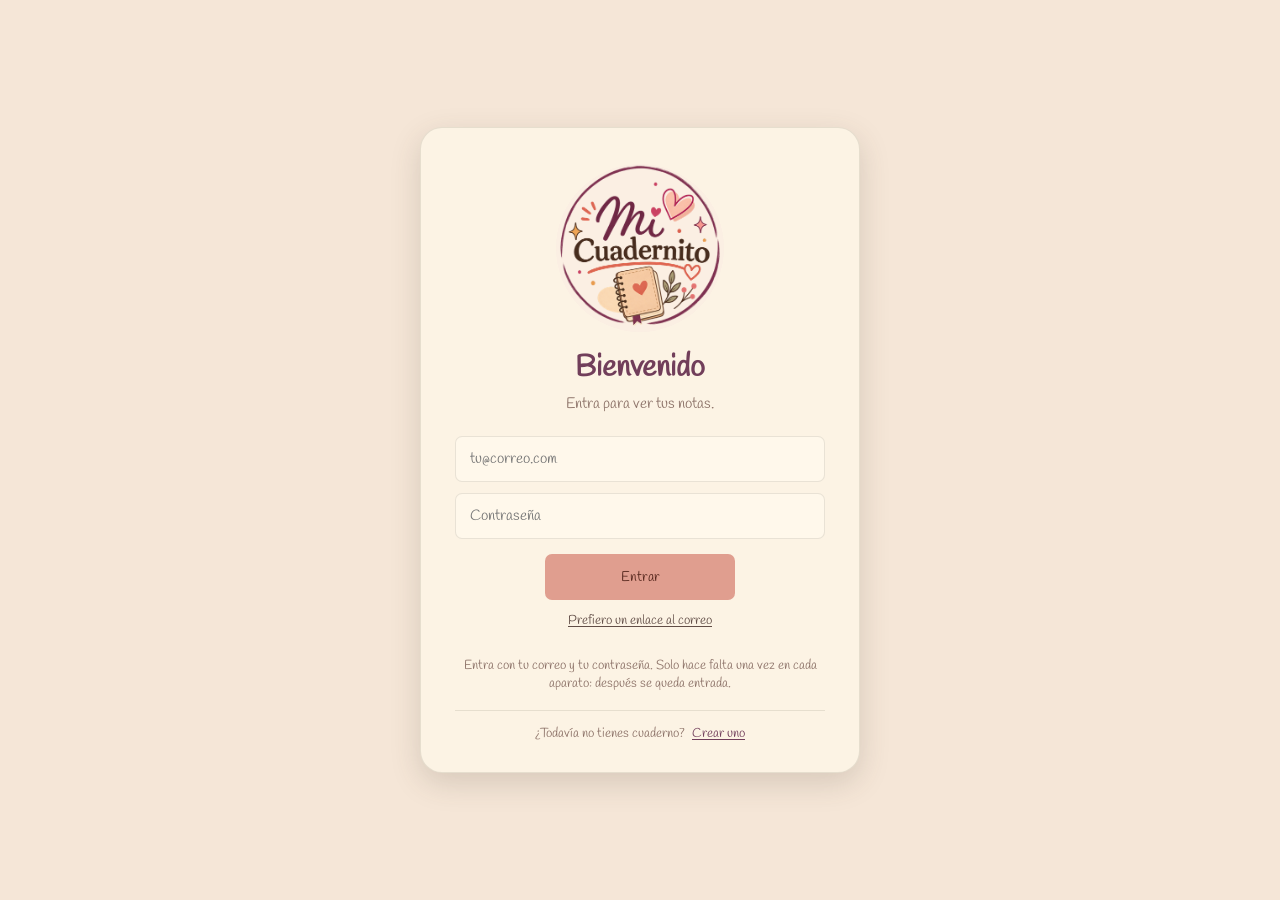
<file: index.html>
<!DOCTYPE html>
<html lang="es">
<head>
    <meta charset="UTF-8">
    <meta name="viewport" content="width=device-width, initial-scale=1.0">
    <title>Mi Cuadernito</title>

    <link rel="icon" type="image/png" href="img/favicon-64.png">
    <link rel="preconnect" href="https://fonts.googleapis.com">
    <link rel="preconnect" href="https://fonts.gstatic.com" crossorigin>
    <link href="https://fonts.googleapis.com/css2?family=Handlee&display=swap" rel="stylesheet">
    <link rel="stylesheet" href="style.css">
<script src="config.js"></script>
<script>
// Puerta de entrada. Se decide aquí, con lo que haya guardado en el aparato,
// sin preguntarle a nadie: así también se entra sin internet. Si el token
// resultara estar caducado, nube.js lo descubre luego y vuelve a cerrar.
(function () {
    var hayNube = window.CONFIG_NUBE && window.CONFIG_NUBE.url && window.CONFIG_NUBE.clave;
    var haySesion = false;
    var ajustes = {};
    try {
        haySesion = Boolean(localStorage.getItem("mi-cuadernito-sesion"));
        ajustes = JSON.parse(localStorage.getItem("mi-cuadernito-settings") || "{}");
    } catch (error) {
        /* navegador sin almacenamiento: se queda en la pantalla de entrar */
    }
    if (hayNube && !haySesion) document.documentElement.classList.add("sin-entrar");
    // El tema se aplica al final del guion principal; sin esto, quien tenga el
    // modo oscuro ve un destello blanco antes de que llegue.
    if (ajustes.darkMode) document.documentElement.style.background = "#1E1619";
})();
</script>
</head>

<body>

<!-- PANTALLA DE ENTRADA. Es lo único que se ve hasta que hay sesión; el CSS
     esconde todo lo demás mientras <html> lleve la clase sin-entrar. -->
<div class="pantalla-entrada" id="pantallaEntrada">

    <div class="entrada-caja">

        <img class="entrada-logo" src="img/logo-400.png" alt="" width="132" height="132" decoding="async">

        <!-- "Mi Cuadernito" ya lo dice el logo justo encima -->
        <h1 id="entradaTitulo">Bienvenido</h1>
        <p class="entrada-sub" id="entradaSub">Entra para ver tus notas.</p>

        <form class="cuenta-form" id="cuentaForm">
            <!-- autocomplete en condiciones para que el navegador ofrezca
                 guardar la contraseña: así solo se escribe la primera vez -->
            <input id="cuentaCorreo" type="email" autocomplete="username" inputmode="email"
                   placeholder="tu@correo.com" aria-label="Tu correo" required>
            <input id="cuentaClave" type="password" autocomplete="current-password"
                   placeholder="Contraseña" aria-label="Contraseña">
            <div class="cuenta-form-botones">
                <button type="submit" id="cuentaEntrar">Entrar</button>
                <button type="button" id="cuentaEnlace">Prefiero un enlace al correo</button>
            </div>
        </form>

        <p class="custom-hint" id="cuentaPista">Entra con tu correo y tu contraseña. Solo hace falta una vez en cada aparato: después se queda entrada.</p>

        <!-- El mismo formulario sirve para entrar y para crear cuenta: los dos
             piden lo mismo, y dos formularios distintos solo darían ocasión de
             escribir en el que no era. -->
        <p class="entrada-cambio">
            <span id="entradaPregunta">¿Todavía no tienes cuaderno?</span>
            <button type="button" id="cambiarModo">Crear uno</button>
        </p>

    </div>

</div>

<div class="app">

    <!-- ================= SIDEBAR ================= -->

    <aside class="sidebar">

        <div class="logo">

            <!-- Nube de fondo: círculos superpuestos con el mismo relleno, que
                 se funden en una sola silueta. Toma el color de --logo-halo. -->
            <!-- Nube redonda y sutil: sigue la forma circular del logo. Dieciséis
                 bultos pequeños y muy solapados sobre un cuerpo central, de modo
                 que el contorno ondula de forma fina y queda casi al ras del
                 logo. Con menos bultos y más grandes parecía una flor. -->
            <svg class="logo-cloud" viewBox="0 0 230 230" aria-hidden="true" focusable="false">
                <g fill="currentColor">
                    <circle cx="115" cy="115" r="100"/>
                    <circle cx="199" cy="115" r="26"/>
                    <circle cx="193" cy="147" r="24"/>
                    <circle cx="174" cy="174" r="27"/>
                    <circle cx="147" cy="193" r="25"/>
                    <circle cx="115" cy="199" r="26"/>
                    <circle cx="83" cy="193" r="24"/>
                    <circle cx="56" cy="174" r="27"/>
                    <circle cx="37" cy="147" r="25"/>
                    <circle cx="31" cy="115" r="26"/>
                    <circle cx="37" cy="83" r="24"/>
                    <circle cx="56" cy="56" r="27"/>
                    <circle cx="83" cy="37" r="25"/>
                    <circle cx="115" cy="31" r="26"/>
                    <circle cx="147" cy="37" r="24"/>
                    <circle cx="174" cy="56" r="27"/>
                    <circle cx="193" cy="83" r="25"/>
                </g>
            </svg>

            <img class="logo-image" src="img/logo-400.png" alt="Mi Cuadernito" width="198" height="198" decoding="async">
        </div>

        <button class="new-button">
            <span>＋</span>
            Crear nuevo
        </button>

        <nav class="main-nav">

            <!-- Los contadores los rellena renderCounts() -->

            <a class="nav-item active" href="#" data-filter="all">
                <span class="nav-icon">▣</span>
                <span class="nav-label">Todas las notas</span>
                <span class="nav-count" data-count="all"></span>
            </a>

            <a class="nav-item" href="#" data-filter="favorites">
                <span class="nav-icon">♡</span>
                <span class="nav-label">Favoritas</span>
                <span class="nav-count" data-count="favorites"></span>
            </a>

            <a class="nav-item" href="#" data-filter="nota">
                <span class="nav-icon">▧</span>
                <span class="nav-label">Notas</span>
                <span class="nav-count" data-count="nota"></span>
            </a>

            <a class="nav-item" href="#" data-filter="lista">
                <span class="nav-icon">☷</span>
                <span class="nav-label">Listas</span>
                <span class="nav-count" data-count="lista"></span>
            </a>

            <a class="nav-item" href="#" data-filter="receta">
                <span class="nav-icon">♨</span>
                <span class="nav-label">Recetas</span>
                <span class="nav-count" data-count="receta"></span>
            </a>

            <a class="nav-item" href="#" data-filter="idea">
                <span class="nav-icon">♧</span>
                <span class="nav-label">Ideas</span>
                <span class="nav-count" data-count="idea"></span>
            </a>

            <a class="nav-item" href="#" data-filter="plan">
                <span class="nav-icon">▣</span>
                <span class="nav-label">Planes</span>
                <span class="nav-count" data-count="plan"></span>
            </a>

            <a class="nav-item" href="#" data-filter="archived">
                <span class="nav-icon">□</span>
                <span class="nav-label">Archivo</span>
                <span class="nav-count" data-count="archived"></span>
            </a>

            <a class="nav-item" href="#" data-filter="trash">
                <span class="nav-icon">♧</span>
                <span class="nav-label">Papelera</span>
                <span class="nav-count" data-count="trash"></span>
            </a>

        </nav>

        <div class="category-title">
            <span>CATEGORÍAS</span>
            <button id="addCategory" type="button" aria-label="Nueva categoría" title="Nueva categoría">＋</button>
        </div>

        <!-- Sirve para crear y para editar; lo abre ＋ o el ✎ de cada fila -->
        <form class="category-form" id="categoryForm" hidden>

            <div class="category-form-row">
                <input id="categoryIcon" type="text" maxlength="2" placeholder="🏷" aria-label="Emoji de la categoría">
                <input id="categoryName" type="text" maxlength="20" placeholder="Nombre" required aria-label="Nombre de la categoría">
            </div>

            <!-- Los puntos de color los genera renderCategoryDots() -->
            <div class="category-dots" id="categoryDots"></div>

            <div class="category-form-actions">
                <button type="button" id="cancelCategory">Cancelar</button>
                <button type="submit" id="saveCategory">Crear</button>
            </div>

        </form>

        <!-- Las filas las genera renderCategories() -->
        <div class="categories" id="categoriesList"></div>

        <button class="customize-sidebar">
            ⚙
            Personalizar mi cuaderno
        </button>

    </aside>


    <!-- ================= MAIN AREA ================= -->

    <main class="main">

        <!-- TOP BAR -->

        <header class="topbar">

            <div class="search">
                <input id="searchInput" type="search" placeholder="Buscar en mis notas..." aria-label="Buscar en mis notas">
                <strong>⌕</strong>
            </div>

            <!-- Solo en móvil, donde no cabe la navegación del sidebar. Era un
                 <select>: el desplegable nativo lo pinta el sistema, no cabía
                 bien y escondía las categorías en un grupo sin rótulo. -->
            <div class="filter-field">

                <button type="button" id="mobileFilter" aria-haspopup="true"
                        aria-expanded="false" aria-controls="filterPicker">
                    <span id="filterLabel">Todas las notas</span>
                    <span class="filter-caret" aria-hidden="true">⌄</span>
                </button>

                <!-- Los dos grupos los genera renderFilterPicker() -->
                <div class="filter-picker" id="filterPicker" hidden>
                    <p class="picker-label">Ver</p>
                    <div class="chip-options" id="filterViews" role="radiogroup" aria-label="Ver"></div>
                    <p class="picker-label">Categorías</p>
                    <div class="chip-options" id="filterCategories" role="radiogroup" aria-label="Categorías"></div>
                </div>

            </div>

            <div class="top-actions">

                <div class="font-scale" role="group" aria-label="Tamaño de letra de la aplicación">
                    <button id="scaleDown" type="button" aria-label="Reducir tamaño de letra" title="Reducir tamaño de letra">A−</button>
                    <button id="fontScaleValue" type="button" aria-label="Restablecer tamaño de letra al 100%" title="Restablecer al 100%">100%</button>
                    <button id="scaleUp" type="button" aria-label="Aumentar tamaño de letra" title="Aumentar tamaño de letra">A+</button>
                </div>

                <button id="exportNotes" class="icon-button" type="button" aria-label="Descargar copia de mis notas" title="Descargar copia de mis notas (.json)">⇩</button>
                <button id="themeToggle" class="icon-button" type="button" aria-label="Cambiar a modo oscuro" title="Modo oscuro">

                    <!-- Luna en modo claro (pulsa para oscurecer) -->
                    <svg class="theme-icon icon-moon" viewBox="0 0 24 24" aria-hidden="true">
                        <path d="M20.7 14.9A8.7 8.7 0 0 1 9.1 3.3 8.7 8.7 0 1 0 20.7 14.9Z" fill="currentColor"/>
                        <circle cx="17.6" cy="5.4" r="1.5" fill="currentColor" opacity=".6"/>
                        <circle cx="21" cy="9.2" r="1" fill="currentColor" opacity=".42"/>
                    </svg>

                    <!-- Sol en modo oscuro (pulsa para aclarar) -->
                    <svg class="theme-icon icon-sun" viewBox="0 0 24 24" aria-hidden="true">
                        <circle cx="12" cy="12" r="4.7" fill="currentColor"/>
                        <g stroke="currentColor" stroke-width="2.1" stroke-linecap="round">
                            <path d="M12 2.4v2.3M12 19.3v2.3M2.4 12h2.3M19.3 12h2.3"/>
                            <path d="M5.3 5.3 6.9 6.9M17.1 17.1l1.6 1.6M18.7 5.3 17.1 6.9M6.9 17.1l-1.6 1.6"/>
                        </g>
                    </svg>

                </button>
                <button id="openCustomize" class="icon-button" type="button"
                        aria-label="Personalizar mi cuaderno" title="Personalizar mi cuaderno">

                    <!-- Paleta de pintor. Los lunares toman los colores reales
                         de la app, así que el icono cambia con la paleta. -->
                    <svg class="theme-icon" viewBox="0 0 24 24" aria-hidden="true">
                        <path d="M12 3c-4.9 0-8.9 3.6-8.9 8s4 8 8.9 8c.83 0 1.5-.63 1.5-1.4 0-.36-.15-.7-.4-1-.22-.28-.4-.6-.4-.97 0-.78.67-1.4 1.5-1.4h1.8c2.8 0 5-2.2 5-5C21 6.2 17 3 12 3Z"
                              fill="currentColor" fill-opacity=".16" stroke="currentColor" stroke-width="1.5"/>
                        <circle cx="7.3" cy="9.4" r="1.55" fill="var(--sidebar)"/>
                        <circle cx="11.5" cy="6.6" r="1.55" fill="var(--coral)"/>
                        <circle cx="15.9" cy="8.3" r="1.55" fill="var(--plum)"/>
                        <circle cx="6.9" cy="14" r="1.55" fill="var(--pink)"/>
                    </svg>

                </button>

                <!-- La inicial no era más que un adorno; ahora es la puerta a
                     la cuenta, que es donde se la busca en cualquier página. -->
                <button class="avatar" id="avatarInitial" type="button"
                        aria-haspopup="dialog" aria-expanded="false"
                        aria-label="Mi perfil" title="Mi perfil">M</button>

            </div>

        </header>


        <!-- WELCOME -->

        <section class="welcome">

            <h1>
                ¡Hola, <span id="greetingName">Melissa</span>! <span>♡</span>
            </h1>

            <p>¿Qué quieres crear hoy?</p>

        </section>


        <!-- CREATE CARDS -->

        <section class="create-grid">

            <div class="create-card" data-create-type="nota">
                <div class="create-icon note">✎</div>
                <span>Nueva</span>
                <strong>nota</strong>
            </div>

            <div class="create-card" data-create-type="lista">
                <div class="create-icon list">☑</div>
                <span>Nueva</span>
                <strong>lista</strong>
            </div>

            <div class="create-card" data-create-type="receta">
                <div class="create-icon recipe">♨</div>
                <span>Nueva</span>
                <strong>receta</strong>
            </div>

            <div class="create-card" data-create-type="idea">
                <div class="create-icon idea">♧</div>
                <span>Nueva</span>
                <strong>idea</strong>
            </div>

            <div class="create-card" data-create-type="plan">
                <div class="create-icon plan">▦</div>
                <span>Nuevo</span>
                <strong>plan</strong>
            </div>

        </section>


        <!-- RECENT NOTES -->

        <section class="recent-section">

            <div class="section-heading">
                <h2 id="recentHeading">Recientes</h2>
                <button id="showAllButton">Ver todas</button>
            </div>


            <!-- Las tarjetas las genera renderCards() en script.js -->
            <div class="notes-grid" id="notesGrid"></div>

        </section>


        <!-- BOTTOM PANELS -->

        <section class="bottom-panels">

            <div class="panel calendar-panel">

                <div class="calendar-header">

                    <button id="calendarPrev" type="button" aria-label="Mes anterior">‹</button>

                    <span id="calendarLabel">—</span>

                    <button id="calendarNext" type="button" aria-label="Mes siguiente">›</button>

                </div>

                <div class="calendar-weekdays" aria-hidden="true">
                    <span>L</span>
                    <span>M</span>
                    <span>X</span>
                    <span>J</span>
                    <span>V</span>
                    <span>S</span>
                    <span>D</span>
                </div>

                <!-- Los días los pinta renderCalendar() -->
                <div class="calendar-grid" id="calendarGrid"></div>

                <div class="calendar-footer">
                    <span id="calendarHint">Los días con punto tienen notas</span>
                    <button type="button" id="calendarClear" hidden>Quitar filtro</button>
                </div>

            </div>


            <!-- CUSTOMIZATION PANEL -->

            <div class="panel reminders-panel">

                <div class="reminders-title">
                    <span aria-hidden="true">☑</span>
                    Recordatorios
                    <em id="remindersDate">—</em>
                </div>

                <!-- La lista la pinta renderReminders() según el día del calendario -->
                <div class="reminders-list" id="remindersList"></div>

                <!-- Solo en móvil: el formulario arranca plegado detrás de este
                     botón. Desplegado se lleva 180px en lo alto de la página. -->
                <button type="button" class="solo-movil reminder-add" id="toggleReminderForm">＋ Añadir recordatorio</button>

                <form class="reminder-form" id="reminderForm">

                    <div class="reminder-fields">
                        <input type="time" id="reminderTime" aria-label="Hora (opcional)">
                        <input type="text" id="reminderText" placeholder="Nuevo recordatorio..." maxlength="120" required aria-label="Texto del recordatorio">
                    </div>

                    <!-- Los colores los genera renderReminderColors() desde COLOR_VALUES -->
                    <div class="reminder-colors" id="reminderColors" role="radiogroup" aria-label="Color del recordatorio"></div>

                    <div class="reminder-form-actions">
                        <button type="button" id="reminderCancel" hidden>Cancelar</button>
                        <button type="submit" id="reminderSubmit">Añadir</button>
                    </div>

                </form>

            </div>

        </section>

    </main>


    <!-- ================= NOTE EDITOR ================= -->

    <section class="editor is-hidden">

        <header class="editor-header">

            <div class="editor-title">

                <button class="back" id="closeEditor" aria-label="Cerrar editor">←</button>

                <span class="favorite-star">☆</span>

                <strong id="editorTitle" contenteditable="true" spellcheck="true">
                    Pasta con tomate cherry 🍅
                </strong>

            </div>

            <div class="saved" id="saveStatus" role="button" tabindex="0" title="Guardar nota" aria-label="Guardar nota">
                Guardar
            </div>

        </header>


        <!-- TOOLBAR -->

        <div class="toolbar">

            <button type="button" data-command="undo">↶</button>
            <button type="button" data-command="redo">↷</button>

            <span class="toolbar-divider"></span>

            <button type="button" class="bold" data-command="bold">T</button>
            <button type="button" class="italic" data-command="italic">I</button>
            <button type="button" class="underline" data-command="underline">U</button>

            <span class="toolbar-divider"></span>

            <button type="button" data-command="insertUnorderedList" aria-label="Lista de puntos" title="Lista de puntos">☰</button>
            <button type="button" data-command="insertOrderedList" aria-label="Lista numerada" title="Lista numerada">≡</button>

            <span class="toolbar-divider"></span>

            <button type="button" class="strike" data-command="strikeThrough" aria-label="Tachado" title="Tachado">S</button>
            <button type="button" data-command="removeFormat" aria-label="Quitar formato" title="Quitar formato">⌫</button>

            <button id="toggleEmojis" type="button" aria-expanded="false" aria-controls="emojiGrid"
                    aria-label="Insertar emoji" title="Insertar emoji">🌸</button>

            <!-- El icono lo rellena renderDecorationSvgs() con el capibara -->
            <button id="toggleStickers" type="button" aria-expanded="false" aria-controls="stickerGrid"
                    data-drawn="capybara" aria-label="Insertar pegatina" title="Pegatinas" hidden></button>

            <button id="openCustomizeMenu" type="button" aria-label="Abrir personalización" title="Abrir personalización">•••</button>

        </div>


        <!-- NOTE PAPER -->

        <article class="paper">

            <div class="paper-holes">

                <span></span>
                <span></span>
                <span></span>
                <span></span>
                <span></span>
                <span></span>

            </div>


            <!-- El contenido lo inyecta renderEditor() desde la nota activa -->
            <div class="paper-content" id="editorContent" contenteditable="true" spellcheck="true"></div>

            <!-- Fuera de #editorContent: si estuviera dentro, renderEditor() la
                 borraría en el primer render. La rellena renderPaperPattern()
                 repartiendo la decoración por toda la hoja. -->
            <div class="paper-pattern" id="paperPattern" aria-hidden="true"></div>

            <!-- Las pegatinas colocadas en esta nota. Cada una guarda su sitio,
                 tamaño y giro; la capa no intercepta el ratón, solo ellas. -->
            <div class="sticker-layer" id="stickerLayer"></div>

            <!-- Panel flotante al pie de la nota. La rejilla la genera
                 renderEmojis(); va dentro de .paper para quedar por encima del
                 texto pero sin tapar el pie del editor. -->
            <div class="emoji-popover" id="emojiGrid" hidden></div>

            <!-- Las pegatinas las genera renderStickers() desde STICKERS -->
            <div class="emoji-popover sticker-popover" id="stickerGrid" hidden></div>

        </article>


        <!-- NOTE FOOTER -->

        <div class="editor-footer">

            <span class="editor-type">
                ♨ Recetas
            </span>

            <!-- Panel propio y no un <select>: el desplegable nativo lo pinta el
                 sistema y no admite estilos. Sube, porque el pie está abajo. -->
            <div class="category-field">
                <button type="button" class="editor-category" id="editorCategory"
                        aria-haspopup="true" aria-expanded="false" aria-controls="categoryPicker">Sin categoría</button>
                <!-- Las pastillas las genera renderEditorCategory() -->
                <div class="category-picker chip-options" id="categoryPicker" role="radiogroup"
                     aria-label="Categoría de la nota" hidden></div>
            </div>

            <span id="editorDate">
                Hoy 12:30
            </span>

            <button id="editorFavorite" aria-label="Marcar favorita" title="Marcar como favorita">♡</button>
            <button id="editorDelete" aria-label="Enviar a papelera" title="Enviar a papelera">🗑</button>

        </div>

    </section>


    <!-- ================= CUSTOMIZE EDITOR ================= -->

    <!-- Fondo atenuado de la hoja inferior; solo visible en móvil -->
    <div class="sheet-backdrop" id="sheetBackdrop"></div>


    <!-- ============ PERSONALIZAR LA APP (no la nota) ============ -->

    <aside class="float-panel app-panel" id="appPanel">

        <div class="customize-header">
            <div class="sheet-grip" aria-hidden="true"></div>
            <h3>Personalizar mi cuaderno</h3>
            <button id="closeAppPanel" type="button" aria-label="Cerrar">×</button>
        </div>

        <div class="custom-section">
            <h4>Paleta</h4>
            <!-- Las genera renderPalettes() -->
            <div class="palette-options" id="paletteOptions"></div>
            <p class="custom-hint">Seis combinaciones comprobadas: todas mantienen el texto legible.</p>
        </div>

        <div class="custom-section">
            <h4>Forma de los paneles</h4>
            <!-- Las genera renderShapes() -->
            <div class="style-options vertical" id="shapeOptions"></div>
        </div>

        <!-- Solo en móvil: colocarGraduador() trae aquí el control .font-scale
             de la barra superior, donde competía con acciones más frecuentes. -->
        <!-- Solo en móvil. El graduador se saca a su propia ventanita: dentro
             de esta hoja, que ocupa media pantalla, no se veía el efecto de lo
             que se estaba graduando. -->
        <div class="custom-section solo-movil" id="panelFontSection">
            <button type="button" class="panel-boton" id="abrirFontPanel">
                <span aria-hidden="true">Aa</span>
                Tamaño de la letra
            </button>
        </div>

    </aside>

    <!-- MI PERFIL. Lo abre la inicial de la barra de arriba. Aquí va lo que es
         de la persona (su nombre y su cuenta), y en #appPanel se queda solo lo
         que es del aspecto de la página. -->
    <aside class="float-panel profile-panel" id="profilePanel">

        <div class="customize-header">
            <div class="sheet-grip" aria-hidden="true"></div>
            <h3>Mi perfil</h3>
            <button id="closeProfilePanel" type="button" aria-label="Cerrar">×</button>
        </div>

        <div class="custom-section">
            <h4>Tu avatar</h4>
            <!-- Los botones los genera renderAvatarOptions() -->
            <div class="avatar-options" id="avatarOptions" role="radiogroup" aria-label="Tu avatar"></div>
            <div class="avatar-acciones">
                <button type="button" id="avatarSubir">Subir una foto</button>
                <button type="button" id="avatarQuitarFoto" hidden>Quitar</button>
            </div>
            <input id="avatarFile" type="file" accept="image/*" hidden>
            <p class="custom-hint" id="avatarPista">Elige un dibujo o sube una foto de tu galería.</p>
        </div>

        <div class="custom-section">
            <h4>Tu nombre</h4>
            <input class="app-name-input" id="userName" type="text" maxlength="24"
                   placeholder="Melissa" aria-label="Tu nombre">
            <p class="custom-hint">Aparece en el saludo y en la inicial de arriba.</p>
        </div>

        <!-- Cuenta y sincronización. Todo esto lo rellena y lo maneja nube.js;
             si no hay nube configurada, se queda en "solo en este aparato". -->
        <div class="custom-section">
            <h4>Mis notas en la nube</h4>

            <p class="cuenta-estado" id="cuentaEstado">Solo en este aparato</p>

            <div class="cuenta-acciones" id="cuentaAcciones" hidden>
                <button type="button" id="cuentaSincronizar">↻ Sincronizar ahora</button>
                <button type="button" id="cuentaSalir">Cerrar sesión</button>
            </div>

            <p class="custom-hint" id="cuentaDetalle"></p>
        </div>

    </aside>

    <aside class="float-panel note-panel" id="notePanel">

        <div class="customize-header">
            <div class="sheet-grip" aria-hidden="true"></div>

            <h3>Personalizar nota</h3>

            <button id="closeCustomize" aria-label="Cerrar personalización">×</button>

        </div>


        <div class="custom-section">

            <h4>Color</h4>

            <!-- Las muestras las genera renderNoteColors() desde COLOR_VALUES,
                 para no repetir la paleta también en el CSS -->
            <div class="color-options large" id="noteColors"></div>

        </div>


        <div class="custom-section">

            <h4>Fondo</h4>

            <div class="background-options large">

                <button class="background plain" data-background="plain" aria-label="Fondo liso"></button>
                <button class="background lines" data-background="lines" aria-label="Fondo de líneas"></button>
                <button class="background dots" data-background="dots" aria-label="Fondo de puntos"></button>
                <button class="background grid" data-background="grid" aria-label="Fondo de cuadrícula"></button>
                <button class="background flowers" data-background="flowers" aria-label="Fondo floral">✿</button>
                <button class="background checks" data-background="checks" aria-label="Fondo de cuadros"></button>
                <button class="background diagonal" data-background="diagonal" aria-label="Fondo de rombos"></button>
                <button class="background waves" data-background="waves" aria-label="Fondo de ondas"></button>
                <button class="background clouds" data-background="clouds" aria-label="Fondo de nubes"></button>

            </div>

        </div>


        <div class="custom-section">

            <h4>Estilo</h4>

            <div class="style-options vertical">

                    <button class="selected" data-style="paper">Papel</button>
                    <button data-style="post-it">Post-it</button>
                    <button data-style="card">Tarjeta</button>
                    <button data-style="journal">Diario</button>

            </div>

        </div>


        <div class="custom-section">

            <h4>Decoraciones</h4>

            <div class="decorations-row">

                <div class="decorations">

                    <button id="heartDecoration" data-decoration="❤️" aria-label="Corazones, elegir color"
                            title="Corazones — pulsa para elegir color"
                            aria-expanded="false" aria-controls="heartPicker">❤️</button>
                    <button data-decoration="🍓" aria-label="Fresas" title="Fresas">🍓</button>
                    <button data-decoration="⭐" aria-label="Estrellas" title="Estrellas">⭐</button>
                    <button data-decoration="☁️" aria-label="Nubes" title="Nubes">☁️</button>
                    <button data-decoration="✈️" aria-label="Aviones" title="Aviones">✈️</button>
                    <button data-decoration="🌸" aria-label="Flores" title="Flores">🌸</button>
                    <button data-decoration="🥦" aria-label="Brócoli" title="Brócoli">🥦</button>
                    <!-- Los dibujados (calabaza y capibara) los rellena
                         renderDecorationSvgs() desde DECORATION_SVG: así el
                         botón y lo que se pinta en la nota no pueden divergir. -->
                    <button data-decoration="pumpkin" aria-label="Calabazas" title="Calabazas"></button>
                    <button data-decoration="🥕" aria-label="Zanahorias" title="Zanahorias">🥕</button>
                    <button data-decoration="🦋" aria-label="Mariposas" title="Mariposas">🦋</button>
                    <button data-decoration="bear" aria-label="Ositos" title="Ositos"></button>
                    <button data-decoration="capybara" aria-label="Capibaras" title="Capibaras"></button>
                    <button data-decoration="capybara-sit" aria-label="Capibaras sentados" title="Capibaras sentados"></button>
                    <button data-decoration="capybara-loaf" aria-label="Capibaras con mandarina" title="Capibaras con mandarina"></button>

                </div>

                <!-- Panel flotante con los colores de corazón -->
                <div class="heart-picker" id="heartPicker" hidden>
                    <button data-decoration="❤️" aria-label="Corazón rojo">❤️</button>
                    <button data-decoration="🧡" aria-label="Corazón naranja">🧡</button>
                    <button data-decoration="💛" aria-label="Corazón amarillo">💛</button>
                    <button data-decoration="💚" aria-label="Corazón verde">💚</button>
                    <button data-decoration="💙" aria-label="Corazón azul">💙</button>
                    <button data-decoration="💜" aria-label="Corazón morado">💜</button>
                    <button data-decoration="🤎" aria-label="Corazón marrón">🤎</button>
                    <button data-decoration="🖤" aria-label="Corazón negro">🖤</button>
                    <button data-decoration="🤍" aria-label="Corazón blanco">🤍</button>
                    <button data-decoration="💗" aria-label="Corazón rosa">💗</button>
                    <button data-decoration="💖" aria-label="Corazón brillante">💖</button>
                    <button data-decoration="💞" aria-label="Corazones girando">💞</button>
                </div>

            </div>

            <p class="custom-hint">Se reparten por toda la nota, detrás del texto.</p>

        </div>


        <div class="custom-section">

            <h4>Fuente</h4>

            <button class="font-selector" id="fontSelector" type="button">
                <span>Aa</span>
                <span id="fontName">Fuente principal</span>
                <span>⌄</span>
            </button>

        </div>


        <div class="custom-section">

            <h4>Tamaño</h4>

            <div class="font-size">

                <button id="decreaseFont" type="button">−</button>
                <span id="fontSizeValue">16</span>
                <button id="increaseFont" type="button">＋</button>

            </div>

            <p class="custom-hint">Solo cambia esta nota al abrirla. En Recientes se ve con el tamaño general de la app.</p>

        </div>


        <button class="apply-button" id="applyCustomize" type="button">
            Aplicar cambios
        </button>

    </aside>

</div>

<!-- Se abre al pulsar la tachuela, el clip o la cinta de una nota de
     Recientes. El contenido lo genera renderFastenerPicker(). -->
<div class="fastener-picker" id="fastenerPicker" role="dialog" aria-label="Sujeción de la nota" hidden>
    <p class="picker-label">Sujetar con</p>
    <div class="fastener-types" id="fastenerTypes"></div>
    <p class="picker-label">Color</p>
    <div class="fastener-colors" id="fastenerColors"></div>
    <p class="fastener-hint">Arrástrala para ponerla donde quieras.</p>
    <button type="button" class="fastener-reset" id="fastenerReset" hidden>↺ Devolver a su sitio</button>
</div>

<!-- TAMAÑO DE LA LETRA (solo móvil). En medio de la pantalla y pequeña, para
     que se vea la página cambiar de tamaño por detrás mientras se gradúa. -->
<div class="panel-centrado" id="fontPanel" role="dialog" aria-modal="true" aria-labelledby="fontPanelTitulo" hidden>

    <div class="panel-centrado-caja">

        <div class="customize-header">
            <div class="sheet-grip" aria-hidden="true"></div>
            <h3 id="fontPanelTitulo">Tamaño de la letra</h3>
            <button id="cerrarFontPanel" type="button" aria-label="Cerrar">×</button>
        </div>

        <!-- colocarGraduador() trae aquí el control .font-scale de la barra
             de arriba, que en móvil no cabe. -->
        <div id="panelFontSlot"></div>

        <p class="custom-hint">Afecta a toda la página, no al tamaño de cada nota.</p>

    </div>

</div>

<!-- COLOCAR LA FOTO DEL AVATAR. Se abre al elegir una imagen: antes la página
     recortaba el centro por su cuenta y salían fotos descabezadas. -->
<div class="recorte" id="recorteFoto" role="dialog" aria-modal="true" aria-labelledby="recorteTitulo" hidden>

    <div class="recorte-caja">

        <h3 id="recorteTitulo">Coloca tu foto</h3>

        <!-- Redondo porque redondo es como se va a ver: un marco cuadrado
             engañaría sobre lo que entra y lo que se pierde. -->
        <div class="recorte-vista" id="recorteVista">
            <img id="recorteImg" alt="">
        </div>

        <input class="recorte-zoom" id="recorteZoom" type="range"
               min="1" max="4" step="0.01" value="1" aria-label="Acercar la foto">

        <p class="custom-hint">Arrastra la foto para colocarla y usa la barra para acercarla.</p>

        <div class="recorte-acciones">
            <button type="button" id="recorteCancelar">Cancelar</button>
            <button type="button" id="recorteGuardar">Guardar</button>
        </div>

    </div>

</div>

<dialog id="newNoteDialog">
    <form method="dialog" class="new-note-form">
        <h3 id="newNoteHeading">Nueva nota</h3>
        <span class="form-label">Tipo</span>
        <!-- Los botones los genera renderNoteTypes() desde NOTE_TYPES -->
        <div class="type-options" id="newNoteTypes" role="radiogroup" aria-label="Tipo de nota"></div>
        <label for="newNoteTitle">Título</label>
        <input id="newNoteTitle" type="text" required maxlength="120">
        <span class="form-label">Categoría</span>
        <!-- Pastillas y no un <select>: el desplegable nativo lo pinta el
             sistema (blanco, ajeno a la paleta) y no admite estilos. -->
        <div class="chip-options" id="newNoteCategories" role="radiogroup" aria-label="Categoría de la nota"></div>
        <div class="dialog-actions">
            <button type="button" id="cancelNoteButton" value="cancel">Cancelar</button>
            <button type="submit" id="createNoteButton" value="create">Crear</button>
        </div>
    </form>
</dialog>

<script src="script.js"></script>
<script src="nube.js"></script>
</body>
</html>
</file>
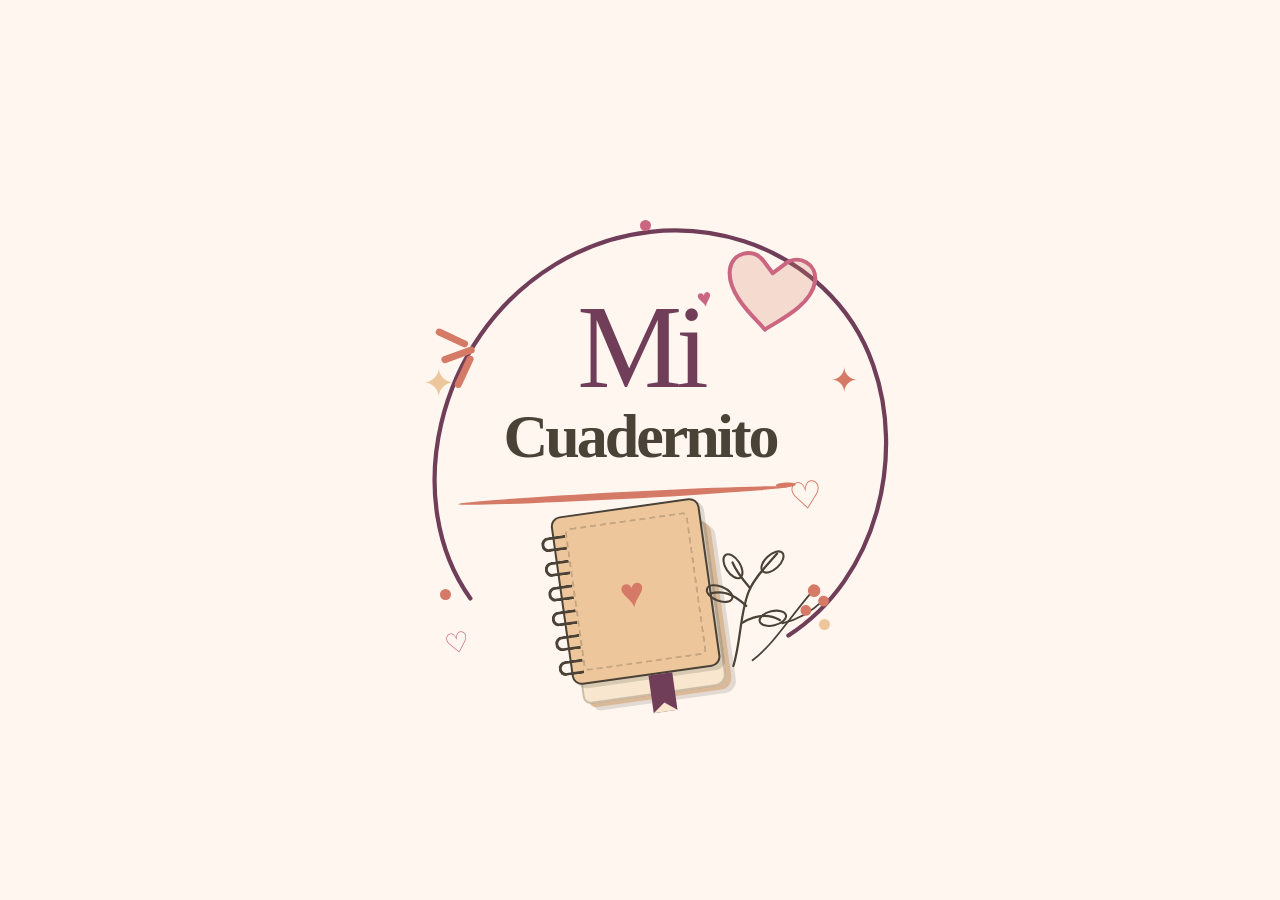
<file: logo/logo.html>
<!DOCTYPE html>
<html lang="es">
<head>
    <meta charset="UTF-8">

    <meta
        name="viewport"
        content="width=device-width, initial-scale=1.0"
    >

    <title>Mi Cuadernito - Logo</title>

    <link rel="stylesheet" href="style.css">
</head>

<body>

    <div class="logo-container">

        <!-- CÍRCULO DECORATIVO -->

        <svg
            class="circle-decoration"
            viewBox="0 0 500 500"
            aria-hidden="true"
        >
            <path
                d="
                M 90 390
                C 25 300, 55 145, 170 75
                C 285 5, 430 55, 470 170
                C 500 255, 475 370, 390 425
                "
            />
        </svg>


        <!-- DECORACIONES SUPERIORES -->

        <div class="sparkle sparkle-left">✦</div>

        <div class="sparkle sparkle-right">✦</div>

        <div class="small-dot dot-one"></div>

        <div class="small-dot dot-two"></div>

        <div class="small-dot dot-three"></div>


        <!-- CORAZÓN SUPERIOR -->

        <div class="big-heart">

            <svg
                viewBox="0 0 100 90"
                aria-hidden="true"
            >
                <path
                    d="
                    M50 82
                    C42 74 7 53 7 27
                    C7 10 27 2 39 14
                    L50 25
                    L61 14
                    C73 2 93 10 93 27
                    C93 53 58 74 50 82
                    Z
                    "
                />
            </svg>

        </div>


        <!-- TEXTO -->

        <div class="brand">

            <div class="brand-mi">

                Mi

                <span class="tiny-heart">♥</span>

            </div>

            <div class="brand-name">
                Cuadernito
            </div>

            <div class="brush-line">

                <span></span>

                <div class="line-heart">
                    ♡
                </div>

            </div>

        </div>


        <!-- ESTRELLITAS -->

        <div class="coral-lines">

            <span></span>
            <span></span>
            <span></span>

        </div>


        <!-- CUADERNITO -->

        <div class="notebook">

            <div class="notebook-cover">

                <div class="notebook-rings">

                    <span></span>
                    <span></span>
                    <span></span>
                    <span></span>
                    <span></span>
                    <span></span>

                </div>

                <div class="notebook-heart">
                    ♥
                </div>

                <div class="notebook-dashed">
                </div>

            </div>

            <div class="notebook-pages">
            </div>

            <div class="bookmark">
            </div>

        </div>


        <!-- RAMITA -->

        <svg
            class="branch"
            viewBox="0 0 100 150"
            aria-hidden="true"
        >

            <path
                class="branch-line"
                d="
                M45 140
                C50 110 45 80 52 55
                C57 38 68 25 78 10
                "
            />

            <path
                class="branch-line"
                d="
                M51 72
                C35 60 23 58 10 63
                "
            />

            <path
                class="branch-line"
                d="
                M49 91
                C65 79 78 78 90 83
                "
            />

            <path
                class="branch-line"
                d="
                M53 52
                C42 42 35 35 30 26
                "
            />

            <ellipse
                class="leaf"
                cx="20"
                cy="62"
                rx="8"
                ry="15"
                transform="rotate(-75 20 62)"
            />

            <ellipse
                class="leaf"
                cx="82"
                cy="82"
                rx="8"
                ry="15"
                transform="rotate(70 82 82)"
            />

            <ellipse
                class="leaf"
                cx="31"
                cy="30"
                rx="8"
                ry="15"
                transform="rotate(-40 31 30)"
            />

            <ellipse
                class="leaf"
                cx="74"
                cy="20"
                rx="8"
                ry="15"
                transform="rotate(40 74 20)"
            />

        </svg>


        <!-- RAMITA DERECHA CON BOLITAS -->

        <svg
            class="berry-branch"
            viewBox="0 0 100 120"
            aria-hidden="true"
        >

            <path
                d="
                M15 110
                C35 90 45 65 70 25
                "
            />

            <path
                d="
                M42 65
                C60 58 72 48 83 34
                "
            />

            <circle cx="72" cy="24" r="7"/>
            <circle cx="84" cy="34" r="6"/>
            <circle cx="66" cy="47" r="6"/>

        </svg>


        <!-- CORAZÓN PEQUEÑO INFERIOR -->

        <div class="bottom-heart">
            ♡
        </div>

    </div>


</body>
</html>
</file>
<file: style.css>
/* =====================================================
   MI CUADERNITO
   PALETA
===================================================== */

:root {

    --plum: #713E5A;
    --brown: #4B4237;
    --cream: #EDC79B;
    --coral: #D57A66;
    --pink: #CA6680;

    /* Cremas cálidos, nunca blanco. El fondo va algo más profundo que el papel
       para que las tarjetas se despeguen del lienzo y para acompañar al burdeos
       del sidebar (separación 6.5). */
    --background: #F5E6D7;
    --paper: #FCF3E4;
    --white: #FFFFFF;

    /* Sidebar en burdeos. El logo es arte oscuro sobre fondo transparente, así
       que no puede apoyarse directamente sobre un color oscuro (sobre el
       ciruela original quedaba a ~1.5:1). En vez de aclarar todo el sidebar, el
       logo lleva su propio halo crema: así el panel puede ser profundo y el
       logo destaca más que nunca. */
    --sidebar: #79403F;
    --sidebar-text: #F8E8DF;
    --sidebar-soft: #E0B2A4;
    --sidebar-hover: rgba(255, 255, 255, 0.13);
    --sidebar-line: rgba(255, 255, 255, 0.17);
    --sidebar-dot-line: rgba(255, 255, 255, 0.28);
    --sidebar-shadow: 0 10px 30px rgba(75, 66, 55, 0.18);
    --logo-halo: #FBEFE3;

    --text: #3F302B;
    --muted: #8B7167;

    --border: rgba(75, 66, 55, 0.12);

    --shadow:
        0 8px 25px rgba(75, 66, 55, 0.08);

    --radius: 14px;
}


/* =====================================================
   RESET
===================================================== */

/* Toda la tipografía de la app está en rem, así que basta con mover el tamaño
   raíz para graduarla entera. El 100% parte del tamaño configurado en el
   navegador, de modo que se respeta la preferencia de accesibilidad del sistema
   y --font-scale la multiplica. */
html {
    font-size: calc(100% * var(--font-scale, 1));
}

* {
    margin: 0;
    padding: 0;
    box-sizing: border-box;
}

body,
body * {
    font-family: "Handlee", cursive !important;
}

body {
    font-family:
        Georgia,
        "Times New Roman",
        serif;

    background: var(--background);
    color: var(--text);

    min-height: 100vh;
}

button {
    font-family: inherit;
    border: none;
    cursor: pointer;
}

/* El foco solo se oculta para el ratón: con teclado siempre debe verse. */
button:focus:not(:focus-visible) {
    outline: none;
}

/* El `display: none` que el navegador da a [hidden] lo pisa cualquier regla que
   fije un display, y basta con un `.toolbar button { display: flex }` para que
   un elemento oculto se siga viendo. Con !important el atributo manda siempre.
   Por eso varios paneles llevaban su propia regla `[hidden]`: ya no hace falta. */
[hidden] {
    display: none !important;
}

/* Secciones que solo existen en la vista móvil; el @media de abajo las muestra */
.solo-movil {
    display: none;
}

button:focus-visible,
a:focus-visible,
select:focus-visible,
input:focus-visible,
[tabindex]:focus-visible,
[contenteditable]:focus-visible {
    outline: 2px solid var(--coral);
    outline-offset: 2px;
}


/* =====================================================
   ENTRADA DE LOS PANELES
===================================================== */

/* Los paneles flotantes aparecen subiendo y ganando opacidad.
   La curva importa más que la duración: con una salida muy pronunciada el panel
   recorre el 96% del camino en la primera mitad y se percibe como un parpadeo,
   no como movimiento. Esta reparte el recorrido de forma mucho más pareja. */
@keyframes panel-in {
    from {
        opacity: 0;
        transform: translateY(26px) scale(0.96);
    }

    to {
        opacity: 1;
        transform: translateY(0) scale(1);
    }
}

/* Flotación continua: los paneles suben y bajan unos pocos píxeles, muy
   despacio. Las duraciones son distintas a propósito para que no se muevan
   todos a la vez, que es lo que delataría el truco. */
@keyframes panel-float {
    from {
        transform: translateY(0);
    }

    to {
        transform: translateY(var(--flotacion, -7px));
    }
}

/* La entrada usa relleno `backwards`, no `both`: con `both` se quedaría fija
   al terminar y bloquearía la flotación, que anima la misma propiedad. La
   flotación arranca con un retardo igual a la entrada, así se turnan. */
.sidebar,
.editor:not(.is-hidden),
.float-panel.is-open {
    animation:
        panel-in 0.5s cubic-bezier(0.25, 0.55, 0.35, 1) backwards,
        panel-float 3.4s 0.5s ease-in-out infinite alternate;
}

/* El editor flota menos y más despacio: es donde se escribe, y un recorrido
   mayor haría bailar el texto bajo el cursor. */
.editor:not(.is-hidden) {
    --flotacion: -4px;
    animation-duration: 0.5s, 4.6s;
}

.float-panel.is-open {
    --flotacion: -6px;
    animation-duration: 0.5s, 3.9s;
}

.emoji-popover:not([hidden]),
.heart-picker:not([hidden]) {
    animation: panel-in 0.5s cubic-bezier(0.25, 0.55, 0.35, 1) backwards;
}

/* Las ventanitas salen de su botón: entran más rápido y no flotan, porque son
   pasajeras y moverlas mientras eliges un emoji estorbaría. */
.emoji-popover:not([hidden]),
.heart-picker:not([hidden]) {
    animation-duration: 0.32s;
    transform-origin: top center;
}

/* El de categorías nace abajo y sube, así que se origina en su parte inferior */
.category-picker:not([hidden]) {
    animation: panel-in 0.32s cubic-bezier(0.25, 0.55, 0.35, 1) backwards;
    transform-origin: bottom center;
}

@media (prefers-reduced-motion: reduce) {
    .sidebar,
    .editor:not(.is-hidden),
    .float-panel.is-open,
    .emoji-popover:not([hidden]),
    .heart-picker:not([hidden]),
    .category-picker:not([hidden]) {
        animation: none;
    }
}


/* =====================================================
   APP
===================================================== */

/* La tercera columna solo existe con el editor abierto. Antes se declaraba
   siempre y, como .editor nace con is-hidden (display:none), el track seguía
   ahí: un tercio de pantalla en blanco al cargar. */

.app {
    min-height: 100vh;

    display: grid;

    grid-template-columns:
        240px
        minmax(500px, 1fr);

    /* Antes había un degradado con el ancho del sidebar fijo a 218px. Las media
       queries lo reducen a 200/190/170px, así que sobraba una franja morada
       pintada encima del contenido. El .sidebar ya cubre su columna entera. */
    background: var(--background);
}

.app.editor-open {
    grid-template-columns:
        240px
        minmax(500px, 1fr)
        minmax(458px, 0.9fr);
}


/* =====================================================
   SIDEBAR
===================================================== */

/* Panel flotante: se despega de los bordes y se queda fijo al desplazar.
   align-self: start es lo que evita que el grid lo estire a toda la fila, que
   es requisito para que position: sticky tenga efecto. */
.sidebar {
    position: sticky;
    top: 14px;
    align-self: start;

    height: calc(100vh - 28px);

    margin: 14px;

    background: var(--sidebar);

    color: var(--sidebar-text);

    border: 1px solid var(--sidebar-line);
    border-radius: var(--panel-radius, 22px);

    box-shadow: var(--sidebar-shadow);

    padding: 22px 10px 16px;

    display: flex;
    flex-direction: column;

    overflow-y: auto;

    /* Firefox */
    scrollbar-width: none;
}

/* La barra de desplazamiento la pinta el sistema, en blanco y a su ancho, y
   parte en dos el burdeos del panel. Se esconde: el sidebar se sigue
   desplazando con la rueda, con el dedo y con el teclado, solo que sin esa
   raya. Aparecía al crecer la letra o al haber muchas categorías, que es
   justo cuando el panel se queda corto de alto. */
.sidebar::-webkit-scrollbar {
    display: none;
}

/* Con la altura del panel acotada, los hijos flex se encogían para caber
   (el logo y el botón salían aplastados). Que conserven su tamaño y sea el
   panel el que se desplace. */
.sidebar > * {
    flex-shrink: 0;
}


/* LOGO */

.logo {
    position: relative;

    display: flex;
    align-items: center;
    justify-content: center;

    margin-bottom: 18px;
}

/* La nube es lo que permite que el logo se lea sobre el burdeos: es su fondo
   claro. Va detrás de la imagen y no intercepta clics. */
.logo-cloud {
    position: absolute;
    left: 50%;
    top: 50%;
    transform: translate(-50%, -50%);

    width: 100%;
    height: auto;

    color: var(--logo-halo);

    filter: drop-shadow(0 4px 8px rgba(0, 0, 0, 0.10));

    pointer-events: none;
}

.logo-image {
    position: relative;
    display: block;
    /* Casi tan grande como la nube: esta solo asoma como un borde ondulado */
    width: 90%;
    max-width: 172px;
    height: auto;
    aspect-ratio: 1;
    object-fit: contain;
}

/* Se eliminaron .logo-script/.logo-name/.logo-small/.logo-heart/.logo-star y su
   animación: el sidebar solo contiene <img class="logo-image">, ese marcado
   nunca existió. */


/* NEW BUTTON */

.new-button {
    width: 100%;

    height: 39px;

    /* Los da applyAppTheme() a partir de la paleta activa; los valores de aquí
       solo cubren el instante antes de que corra el script. */
    background: var(--cta, #E0A08F);

    color: var(--cta-text, #54261C);

    border-radius: 7px;

    font-family: Arial, sans-serif;

    font-size: 0.875rem;

    margin-bottom: 22px;

    transition: 0.2s;
}

.new-button:hover {
    transform: translateY(-2px);

    background: var(--cta-hover, #E9B3A5);
}

/* En el escritorio sobra: justo al lado están las cinco tarjetas de "¿Qué
   quieres crear hoy?", que hacen lo mismo y además dejan elegir el tipo. En
   móvil esas tarjetas no caben en pantalla y el botón sí hace falta, así que
   allí se queda (lo recoloca el @media de abajo). */
@media (min-width: 951px) {
    .new-button {
        display: none;
    }
}


/* NAV */

.main-nav {
    display: flex;
    flex-direction: column;

    gap: 2px;
}

.nav-item {
    /* Altura fija: con min-height, a escalas altas el texto se partía en dos
       líneas y el ítem pasaba de 37 a 66px, deformando todo el sidebar. */
    height: 37px;

    overflow: hidden;

    display: flex;
    align-items: center;

    gap: 12px;

    padding: 5px 14px;

    border-radius: 7px;

    color: var(--sidebar-text);

    text-decoration: none;

    font-family: Arial, sans-serif;

    font-size: 0.875rem;

    cursor: pointer;
}

.nav-item:hover,
.nav-item.active {
    background: var(--sidebar-hover);
}

.nav-icon {
    width: 16px;

    text-align: center;

    font-size: 1.0625rem;
}

/* Absorbe el espacio sobrante y se recorta con puntos suspensivos en vez de
   partirse en dos líneas. */
.nav-label {
    flex: 1;

    min-width: 0;

    overflow: hidden;

    white-space: nowrap;

    text-overflow: ellipsis;
}

/* Contador por filtro; antes vivía en el panel de Categorías, que duplicaba
   esta misma navegación. */
.nav-count {
    margin-left: auto;

    flex-shrink: 0;

    min-width: 16px;

    text-align: right;

    font-size: 0.6875rem;

    opacity: 0.7;
}


/* CATEGORIES */

.category-title {
    border-top:
        1px solid
        var(--sidebar-line);

    margin-top: 15px;

    padding:
        18px 15px 8px;

    display: flex;

    justify-content: space-between;

    color: var(--sidebar-soft);

    font-family: Arial, sans-serif;

    font-size: 0.6875rem;

    letter-spacing: 1px;
}

.category-title button {
    color: var(--sidebar-text);

    background: transparent;

    font-size: 1.125rem;
}

.categories {
    display: flex;
    flex-direction: column;

    gap: 7px;

    padding: 0 15px;
}

/* Fila = el botón que filtra + las herramientas (✎ ×). Altura fija, igual que
   .nav-item: a escalas de letra grandes el nombre se recorta en vez de partir
   la fila en dos y descuadrar el sidebar. */
.category {
    position: relative;

    height: 26px;

    display: flex;

    align-items: center;

    border-radius: 7px;

    color: var(--sidebar-text);

    font-family: Arial, sans-serif;

    font-size: 0.75rem;

    white-space: nowrap;

    overflow: hidden;
}

.category:hover,
.category.active {
    background: var(--sidebar-hover);
}

.category-pick {
    flex: 1;

    min-width: 0;

    height: 100%;

    display: flex;

    align-items: center;

    gap: 9px;

    padding: 0 7px;

    background: transparent;

    color: inherit;

    font: inherit;

    text-align: left;
}

.category-name {
    flex: 1;

    min-width: 0;

    overflow: hidden;

    text-overflow: ellipsis;
}

.category-count {
    flex-shrink: 0;

    font-size: 0.6875rem;

    opacity: 0.7;
}

/* Flotan sobre el final de la fila en vez de ocupar sitio: el sidebar es
   estrecho y, reservándoles hueco, los nombres se quedaban en "✈️ V...".
   El degradado las despega del texto que puedan tapar al aparecer. */
.category-tools {
    position: absolute;

    top: 0;
    right: 0;

    height: 100%;

    display: flex;

    align-items: center;

    padding: 0 4px 0 14px;

    background:
        linear-gradient(
            to right,
            transparent,
            var(--sidebar) 14px);

    opacity: 0;

    transition: opacity 0.15s;
}

.category:hover .category-tools,
.category:focus-within .category-tools {
    opacity: 1;
}

.category-tools button {
    width: 20px;
    height: 20px;

    border-radius: 5px;

    background: transparent;

    color: var(--sidebar-soft);

    font-size: 0.8125rem;

    line-height: 1;
}

.category-tools button:hover {
    background: var(--sidebar-hover);

    color: var(--sidebar-text);
}

.category-empty {
    margin: 0;

    color: var(--sidebar-soft);

    font-family: Arial, sans-serif;

    font-size: 0.6875rem;

    line-height: 1.5;

    white-space: normal;
}


/* ALTA Y EDICIÓN DE CATEGORÍAS */

.category-form {
    display: grid;

    /* minmax(0, 1fr) y no 1fr a secas: por defecto una columna de rejilla no
       baja del contenido mínimo de sus hijos, y el campo del nombre (que trae
       un ancho propio de ~128px) estiraba el formulario fuera del sidebar. */
    grid-template-columns: minmax(0, 1fr);

    gap: 8px;

    margin: 0 12px 10px;

    padding: 9px;

    border: 1px solid var(--sidebar-line);
    border-radius: 9px;

    background: rgba(255, 255, 255, 0.08);
}

.category-form[hidden] {
    display: none;
}

.category-form > * {
    min-width: 0;
}

.category-form-row {
    display: flex;

    gap: 6px;
}

.category-form input {
    min-width: 0;

    border: 1px solid var(--sidebar-line);
    border-radius: 6px;

    padding: 6px 8px;

    background: rgba(255, 255, 255, 0.12);

    color: var(--sidebar-text);

    font-family: Arial, sans-serif;
    font-size: 0.75rem;
}

.category-form input::placeholder {
    color: var(--sidebar-soft);
}

#categoryIcon {
    width: 38px;

    flex-shrink: 0;

    padding-left: 4px;
    padding-right: 4px;

    text-align: center;
}

#categoryName {
    flex: 1;
}

/* Envuelve: el sidebar es estrecho y seis puntos en fila lo desbordaban, lo
   que le sacaba una barra de scroll horizontal a toda la barra. */
.category-dots {
    display: flex;

    /* Los seis caben justos en una fila; el wrap queda de red por si la escala
       de letra crece y el sidebar se estrecha en proporción. */
    flex-wrap: wrap;

    gap: 4px;
}

/* El punto es .category-dot y aquí además es botón: hay que darle tamaño de
   diana sin romper el círculo. */
.category-dots button {
    width: 15px;
    height: 15px;

    padding: 0;
}

.category-dots button.selected {
    outline: 2px solid var(--sidebar-text);

    outline-offset: 1px;
}

.category-form-actions {
    display: flex;

    gap: 6px;
}

.category-form-actions button {
    flex: 1;

    /* Sin esto un botón nunca baja de lo que mide su palabra ("Cancelar") y el
       par se sale del sidebar. */
    min-width: 0;

    border-radius: 6px;

    padding: 6px;

    background: rgba(255, 255, 255, 0.12);

    color: var(--sidebar-text);

    font-family: Arial, sans-serif;
    font-size: 0.75rem;
}

.category-form-actions button[type="submit"] {
    background: var(--cta, #E0A08F);

    color: var(--cta-text, #54261C);
}

.category-dot {
    width: 11px;
    height: 11px;

    border-radius: 50%;

    /* Sin borde, los puntos claros se perdían sobre el sidebar */
    border: 1px solid var(--sidebar-dot-line);

    display: inline-block;

    flex-shrink: 0;
}

.blue {
    background: #A9D4D2;
}

.cream {
    background: #E8D9C9;
}

.yellow {
    background: #F1C782;
}

.pink {
    background: #E98A83;
}

.white {
    background: #EEE7DF;
}

.grey {
    background: #BFB8B4;
}

/* Los dos nuevos van con .category-dot delante: los de arriba son clases
   sueltas (.pink, .blue...) y un nombre suelto nuevo podría chocar con otra
   cosa de la hoja. */
.category-dot.sage {
    background: #A8C49A;
}

.category-dot.lilac {
    background: #CDA9E0;
}


/* SIDEBAR BOTTOM */

.customize-sidebar {
    margin-top: auto;

    width: 100%;

    height: 48px;

    border:
        1px solid
        var(--sidebar-line);

    background:
        rgba(255, 255, 255, 0.07);

    border-radius: 8px;

    color: var(--sidebar-text);

    font-family: Arial, sans-serif;

    font-size: 0.75rem;
}


/* =====================================================
   MAIN
===================================================== */

.main {
    padding:
        15px 25px 25px;

    min-width: 0;

    overflow: hidden;
}


/* TOP BAR */

.topbar {
    height: 39px;

    display: flex;

    justify-content: space-between;

    align-items: center;

    margin-bottom: 20px;
}

.search {
    width: 370px;

    max-width: 100%;

    height: 39px;

    background: rgba(255, 249, 238, 0.78);

    border:
        1px solid
        rgba(75,66,55,0.08);

    border-radius: 9px;

    display: flex;

    align-items: center;

    justify-content: space-between;

    padding: 0 15px;

    font-family: Arial, sans-serif;

    font-size: 0.75rem;

    color: #8A7068;
}

.search strong {
    font-size: 1.5rem;

    font-weight: normal;

    color: var(--brown);
}

/* Solo existe en móvil; el @media de abajo lo enseña */
.filter-field {
    display: none;
    position: relative;
}

#mobileFilter {
    width: 100%;
    height: 39px;

    display: flex;
    align-items: center;
    justify-content: space-between;
    gap: 8px;

    border: 1px solid rgba(75,66,55,0.08);
    border-radius: 9px;
    padding: 0 12px;
    background: rgba(255, 249, 238, 0.78);
    color: var(--text);
    font: inherit;
    text-align: left;
}

.filter-caret {
    flex-shrink: 0;
    opacity: 0.55;
}

/* Ocupa el ancho de la barra: es lo que hacía mal el desplegable del sistema,
   que salía con las proporciones de una lista de escritorio. */
.filter-picker {
    position: absolute;
    top: calc(100% + 7px);
    left: 0;
    right: 0;
    z-index: 30;

    padding: 12px;

    background: var(--paper);

    border: 1px solid var(--border);
    border-radius: 14px;

    box-shadow: var(--sidebar-shadow);
}

.filter-picker[hidden] {
    display: none;
}

/* Rótulo de cada grupo. Sin esto no se entendía que ahí estaban las categorías */
.picker-label {
    margin: 0 0 7px;

    color: var(--muted);

    font-size: 0.6875rem;

    letter-spacing: 0.6px;

    text-transform: uppercase;
}

.filter-picker .chip-options {
    margin-bottom: 13px;
}

.filter-picker .chip-options:last-child {
    margin-bottom: 0;
}

.picker-empty {
    margin: 0;
    color: var(--muted);
    font-size: 0.75rem;
    line-height: 1.5;
}

.chip-icon {
    flex-shrink: 0;
    opacity: 0.75;
}

.chip-count {
    flex-shrink: 0;
    font-size: 0.6875rem;
    opacity: 0.55;
}

.search input {
    width: 100%;
    border: 0;
    background: transparent;
    color: var(--text);
    font: inherit;
}

.search input:focus:not(:focus-visible) {
    outline: 0;
}

.search input::placeholder {
    color: #8A7068;
}

#newNoteDialog {
    border: 0;
    /* Sigue a "Forma de los paneles" como el resto de paneles flotantes */
    border-radius: var(--panel-radius, 22px);
    padding: 24px;

    /* Antes solo tenía min-width: 280px y con el relleno sumaba 328px, que en
       un móvil de 320 se salía de la pantalla. */
    width: min(360px, calc(100vw - 32px));

    /* Sin esto el diálogo sale con el blanco por defecto del navegador */
    background: var(--paper);
    color: var(--text);
    box-shadow: 0 12px 40px rgba(75, 66, 55, 0.25);
}

#newNoteDialog::backdrop {
    background: rgba(63, 48, 43, 0.35);
}

.new-note-form {
    display: grid;
    /* minmax(0, 1fr): si no, los campos con ancho propio estiran la rejilla */
    grid-template-columns: minmax(0, 1fr);
    gap: 12px;
}

/* Las etiquetas de los campos. El grupo de tipos no es un <label> porque no
   apunta a un solo control, pero debe leerse igual que los demás. */
.new-note-form label,
.form-label {
    color: var(--muted);

    font-family: Arial, sans-serif;
    font-size: 0.75rem;

    margin-bottom: -6px;
}

.type-options {
    display: grid;

    grid-template-columns: repeat(3, minmax(0, 1fr));

    gap: 8px;
}

.type-option {
    display: flex;

    flex-direction: column;

    align-items: center;

    gap: 6px;

    padding: 10px 4px;

    border: 1px solid rgba(75, 66, 55, 0.09);

    /* Radio propio y no --panel-radius: son controles pequeños dentro del
       panel, igual que los campos, y con la forma Galleta (radio 0) se
       quedaban en esquinas rectas dentro de una caja ondulada. */
    border-radius: 11px;

    background: rgba(255, 249, 238, 0.78);

    color: var(--text);

    font-family: Arial, sans-serif;
    font-size: 0.75rem;

    transition: transform 0.2s, border-color 0.2s, box-shadow 0.2s;
}

.type-option:hover {
    transform: translateY(-2px);
}

/* Doble marca (borde y aro interior) para que se distinga sin depender solo
   del color, que en la paleta clara queda muy suave. */
.type-option.selected {
    border-color: var(--coral);

    box-shadow: inset 0 0 0 1px var(--coral);
}

/* Pastillas de categoría. Fluyen y se envuelven solas, así que aguantan las
   categorías que añadas sin descuadrar el panel. */
.chip-options {
    display: flex;

    flex-wrap: wrap;

    gap: 7px;
}

.chip-option {
    display: inline-flex;

    align-items: center;

    gap: 6px;

    max-width: 100%;

    padding: 7px 11px;

    border: 1px solid rgba(75, 66, 55, 0.09);
    border-radius: 999px;

    background: rgba(255, 249, 238, 0.78);

    color: var(--text);

    font-family: Arial, sans-serif;
    font-size: 0.75rem;

    transition: border-color 0.2s, box-shadow 0.2s;
}

.chip-option.selected {
    border-color: var(--coral);

    box-shadow: inset 0 0 0 1px var(--coral);
}

.chip-option .category-dot {
    width: 9px;
    height: 9px;

    /* El borde de .category-dot está pensado para el sidebar oscuro */
    border-color: rgba(75, 66, 55, 0.22);
}

.dark-mode .chip-option {
    background: var(--dark-surface);

    border-color: var(--border);
}

/* El icono es el mismo de las tarjetas, a menor escala */
.type-option .create-icon {
    width: 34px;
    height: 34px;

    font-size: 1.25rem;

    margin-bottom: 0;
}

.dark-mode .type-option {
    background: var(--dark-surface);

    border-color: var(--border);
}

.new-note-form input,
.new-note-form select {
    border: 1px solid var(--border);
    border-radius: 7px;
    padding: 10px;
    background: rgba(255, 249, 238, 0.78);
    color: var(--text);
    font: inherit;
}

/* El fondo crema de los campos está fijo, así que en oscuro quedaba texto claro
   sobre un campo casi blanco (1.4 de contraste, ilegible). */
.dark-mode .new-note-form input,
.dark-mode .new-note-form select,
.dark-mode .app-name-input,
.dark-mode .cuenta-form input {
    background: rgba(255, 255, 255, 0.10);
}

.dialog-actions {
    display: flex;
    justify-content: flex-end;
    gap: 8px;
    margin-top: 6px;
}

.dialog-actions button {
    border-radius: 7px;
    padding: 9px 14px;
    background: var(--background);
    color: var(--text);
}

.dialog-actions button[value="create"] {
    background: var(--coral);
    color: var(--white);
}

.top-actions {
    display: flex;

    align-items: center;

    gap: 15px;
}

.top-actions button {
    background: transparent;

    font-size: 1.375rem;

    color: var(--brown);
}


/* BOTONES DE LA BARRA
   Los tres comparten la misma pastilla para que se lean como un conjunto. */

.top-actions .icon-button {
    width: 34px;
    height: 34px;

    display: inline-flex;
    align-items: center;
    justify-content: center;

    border-radius: 50%;

    background: rgba(113, 62, 90, 0.12);

    color: var(--plum);

    font-size: 1.0625rem;

    transition: background 0.2s, transform 0.25s;
}

.top-actions .icon-button:hover {
    background: rgba(113, 62, 90, 0.20);
}

/* El de tema gira, el de personalizar crece: cada uno con su guiño */
.top-actions #themeToggle:hover {
    transform: rotate(-15deg);
}

.top-actions #openCustomize:hover {
    transform: scale(1.1) rotate(-8deg);
}

.theme-icon {
    width: 19px;
    height: 19px;

    display: block;
}

/* Solo se ve el icono del tema al que se va a cambiar */
body:not(.dark-mode) .icon-sun,
body.dark-mode .icon-moon {
    display: none;
}

.dark-mode .top-actions .icon-button {
    background: rgba(249, 238, 230, 0.10);

    color: var(--text);
}

.dark-mode .top-actions .icon-button:hover {
    background: rgba(249, 238, 230, 0.18);
}

/* El sol sí conserva su ámbar */
.dark-mode .top-actions #themeToggle {
    background: rgba(243, 184, 92, 0.16);

    color: #F3B85C;
}

.dark-mode .top-actions #themeToggle:hover {
    background: rgba(243, 184, 92, 0.26);
}


/* GRADUADOR DE TIPOGRAFÍA */

.font-scale {
    display: flex;

    align-items: center;

    gap: 2px;

    border: 1px solid var(--border);

    border-radius: 8px;

    padding: 2px;
}

.top-actions .font-scale button {
    padding: 4px 7px;

    border-radius: 6px;

    font-size: 0.75rem;

    line-height: 1;

    color: var(--brown);
}

.top-actions .font-scale button:hover:not(:disabled) {
    background: rgba(213, 122, 102, 0.14);
}

.top-actions .font-scale button:disabled {
    opacity: 0.35;

    cursor: default;
}

#fontScaleValue {
    min-width: 42px;

    text-align: center;
}

.avatar {
    width: 34px;
    height: 34px;

    /* Es un botón: sin esto el relleno que le pone el navegador aplasta la
       inicial dentro del círculo. */
    padding: 0;

    flex-shrink: 0;

    border-radius: 50%;

    background:
        linear-gradient(
            135deg,
            var(--coral),
            var(--plum)
        );

    display: flex;

    align-items: center;

    justify-content: center;

    color: white;

    font-family: Arial, sans-serif;

    font-size: 0.8125rem;
}

/* Un anillo en vez de agrandarla: el círculo está pegado al borde de la barra
   y al crecer se salía. El hueco lo da la primera sombra, del color del panel. */
/* Con dibujo o foto, el degradado estorba: la imagen lo tapa entero y, si el
   dibujo tiene huecos, asoma por detrás. Crema fijo también en oscuro, que es
   donde el pelo oscuro de los dibujos se perdía contra el fondo. */
.avatar.con-dibujo {
    background: #FFF6E9;
}

.avatar img {
    display: block;

    width: 100%;
    height: 100%;

    border-radius: 50%;

    object-fit: cover;
}

.avatar:hover {
    box-shadow:
        0 0 0 2px var(--paper),
        0 0 0 4px color-mix(in srgb, var(--coral) 55%, transparent);
}

.avatar.is-active {
    box-shadow:
        0 0 0 2px var(--paper),
        0 0 0 4px var(--coral);
}


/* ELEGIR AVATAR */

.avatar-options {
    display: flex;

    flex-wrap: wrap;

    gap: 8px;
}

.avatar-option {
    width: 44px;
    height: 44px;

    padding: 0;

    border-radius: 50%;

    background: #FFF6E9;

    /* El borde va siempre, transparente cuando no está elegido: si apareciera
       solo al elegirlo, el botón crecería 4px y la fila daría un salto. */
    border: 2px solid transparent;

    overflow: hidden;
}

.avatar-option.de-letra {
    background:
        linear-gradient(
            135deg,
            var(--coral),
            var(--plum)
        );

    display: flex;

    align-items: center;

    justify-content: center;

    color: #FFFFFF;

    font-family: Arial, sans-serif;
    font-size: 0.9375rem;
}

.avatar-option img {
    display: block;

    width: 100%;
    height: 100%;

    object-fit: cover;
}

.avatar-option:hover {
    border-color: color-mix(in srgb, var(--coral) 55%, transparent);
}

.avatar-option.selected {
    border-color: var(--coral);

    box-shadow: 0 0 0 2px color-mix(in srgb, var(--coral) 28%, transparent);
}

.avatar-acciones {
    display: flex;

    gap: 7px;

    margin-top: 10px;
}

.avatar-acciones button {
    height: 34px;

    border: 1px solid var(--border);
    border-radius: 7px;

    padding: 0 12px;

    background: var(--background);

    color: var(--text);

    font-family: Arial, sans-serif;
    font-size: 0.75rem;
}

.avatar-acciones button:hover {
    background: color-mix(in srgb, var(--coral) 14%, var(--background));
}


/* WELCOME */

/* Dimensionado para el 140%, no para el 100%: aquí un recorte partiría el
   saludo por la mitad y parecería un fallo. El margen inferior se elimina
   porque ese hueco lo aporta ahora la propia altura. */
.welcome {
    height: 84px;

    overflow: hidden;

    margin-bottom: 0;
}

.welcome h1 {
    color: var(--plum);

    font-size: 1.875rem;

    font-weight: 500;

    line-height: 1.1;
}

.welcome h1 span {
    color: var(--pink);
}

.welcome p {
    color: var(--plum);

    margin-top: 5px;

    font-size: 1.0625rem;
}


/* =====================================================
   CREATE CARDS
===================================================== */

.create-grid {
    display: grid;

    grid-template-columns:
        repeat(5, 1fr);

    gap: 10px;

    margin-bottom: 30px;
}

.create-card {
    min-height: 133px;

    background:
        rgba(255, 249, 238, 0.78);

    border:
        1px solid
        rgba(75,66,55,0.09);

    border-radius: var(--panel-radius, 11px);

    box-shadow:
        0 5px 15px
        rgba(75,66,55,0.05);

    display: flex;

    flex-direction: column;

    align-items: center;

    justify-content: center;

    gap: 2px;

    transition: 0.2s;

    cursor: pointer;
}

.create-card:hover {
    transform: translateY(-3px);

    box-shadow:
        0 10px 25px
        rgba(75,66,55,0.10);
}

.create-card span:not(.create-icon) {
    font-size: 0.9375rem;
}

.create-card strong {
    font-size: 1rem;
}

.create-icon {
    width: 44px;
    height: 44px;

    border-radius: 9px;

    display: flex;

    align-items: center;

    justify-content: center;

    font-family: Arial, sans-serif;

    font-size: 1.6875rem;

    margin-bottom: 8px;
}

.create-icon.note {
    background: #EA8077;
    color: white;
}

.create-icon.list {
    background: #4E4A44;
    color: white;
}

.create-icon.recipe {
    background: #D77A59;
    color: white;
}

.create-icon.idea {
    background: #F0B24B;
    color: white;
}

.create-icon.plan {
    background: #E68B65;
    color: white;
}


/* =====================================================
   RECENT NOTES
===================================================== */

.section-heading {
    height: 30px;

    overflow: hidden;

    display: flex;

    justify-content: space-between;

    align-items: center;

    margin-bottom: 10px;
}

.section-heading h2 {
    font-size: 1.0625rem;

    font-weight: 500;
}

.section-heading button {
    background: transparent;

    color: #BE4E55;

    font-family: Arial, sans-serif;

    font-size: 0.75rem;
}


.notes-grid {
    display: grid;

    grid-template-columns:
        repeat(4, 1fr);

    gap: 10px;
}


/* TARJETAS COLGADAS
   Cada nota va sujeta al tablero con una tachuela o un clip. Todo va en el
   envoltorio y no en la tarjeta: ella tiene overflow:hidden y, con la forma
   Galleta, una máscara, y las dos recortarían lo que asoma por arriba. Y como
   el que se balancea es el envoltorio, el giro fijo del Post-it no se pisa. */

.note-pinned {
    position: relative;

    /* Hueco para la cabeza de la tachuela y el lazo del clip */
    padding-top: 12px;

    /* Sin esto, una columna de la rejilla no baja del ancho de su palabra más
       larga: un enlace pegado en una sola nota estiraba la columna entera, y
       con ella todas las tarjetas, más allá de la pantalla del móvil. */
    min-width: 0;
}

/* La sujeción es un botón: al pulsarla se elige cuál poner y de qué color */
.note-fastener-btn {
    position: absolute;
    z-index: 2;

    padding: 0;

    background: transparent;

    /* El color va aquí y no en el envoltorio: puesto allí lo heredaría también
       el texto de la tarjeta. */
    color: var(--pin-color, var(--coral));

    /* "grab": se puede arrastrar para cambiarla de sitio (y pulsar la abre) */
    cursor: grab;

    /* Sin esto, arrastrarla con el dedo desplazaría la página */
    touch-action: none;

    transition: scale 0.15s;
}

/* Mientras se coloca, la tarjeta se queda quieta: ni el balanceo del ratón ni
   el del deslizar. Si se moviera, el dedo y la tachuela no coincidirían. */
.note-pinned.moviendo-sujecion {
    transform: none !important;

    animation: none !important;
}

.moviendo-sujecion .note-fastener-btn {
    cursor: grabbing;

    scale: 1.2;
}

/* `scale` y no `transform: scale()`: el clip y la cinta ya van girados con
   transform, y un segundo transform se comería ese giro. */
.note-fastener-btn:hover {
    scale: 1.14;
}

.note-fastener {
    width: 100%;
    height: 100%;

    display: block;

    filter: drop-shadow(0 1px 1.5px rgba(60, 40, 30, 0.28));
}

/* Copia de la sujeción que va DETRÁS del papel. Lo que asoma por fuera del
   borde se ve; lo que cae sobre la hoja queda tapado. Es lo que hace que el
   clip parezca agarrar el papel en vez de estar pegado encima. */
.note-fastener-detras {
    position: absolute;
    z-index: 0;

    /* No se toca ni se pulsa: el que responde es el botón de delante */
    pointer-events: none;

    /* La misma transición que el botón. Sin ella, al agrandarse el botón
       poco a poco y la copia de golpe, el clip se partía en dos mitades
       desencajadas durante ese mismo momento. */
    transition: scale 0.15s;
}

/* Crece con el botón, o al pasar el ratón las dos mitades se desencajarían */
.note-pinned:has(.note-fastener-btn:hover) .note-fastener-detras {
    scale: 1.14;
}

.moviendo-sujecion .note-fastener-detras {
    scale: 1.2;
}

/* El brazo de atrás solo desaparece cuando el clip está montado en un borde:
   suelto en mitad de la hoja se vería medio clip flotando. */
.note-pinned--clip.al-borde .note-fastener-btn .clip-brazo-trasero {
    display: none;
}

.note-pinned--pin .note-fastener-btn,
.note-pinned--pin .note-fastener-detras {
    top: 0;
    left: 50%;

    width: 26px;
    height: 26px;

    margin-left: -13px;
}

/* En la esquina de arriba a la DERECHA: a la izquierda tapaba el rótulo del
   tipo de nota ("RECETA", "NOTA"), que va justo ahí. */
.note-pinned--clip .note-fastener-btn,
.note-pinned--clip .note-fastener-detras {
    top: -4px;
    right: 24px;

    width: 17px;
    height: 40px;

    transform: rotate(8deg);
}

/* La cinta cruza el borde de arriba, como un trozo de washi tape */
.note-pinned--tape .note-fastener-btn,
.note-pinned--tape .note-fastener-detras {
    top: 1px;
    left: 50%;

    width: 58px;
    height: 21px;

    margin-left: -29px;

    transform: rotate(-4deg);
}

/* Cada una gira desde donde está sujeta, como un papel colgado de verdad */
.note-pinned--pin,
.note-pinned--tape {
    transform-origin: 50% 12px;
}

.note-pinned--clip {
    transform-origin: calc(100% - 33px) 12px;
}

/* PANEL DE SUJECIÓN */

.fastener-picker {
    position: fixed;
    z-index: 80;

    width: 236px;

    padding: 12px;

    background: var(--paper);

    border: 1px solid var(--border);
    border-radius: 14px;

    box-shadow: var(--sidebar-shadow);
}

.fastener-picker:not([hidden]) {
    animation: panel-in 0.32s cubic-bezier(0.25, 0.55, 0.35, 1) backwards;
    transform-origin: top center;
}

@media (prefers-reduced-motion: reduce) {
    .fastener-picker:not([hidden]) {
        animation: none;
    }
}

.fastener-types {
    display: grid;

    grid-template-columns: repeat(3, minmax(0, 1fr));

    gap: 6px;

    margin-bottom: 13px;
}

.fastener-type {
    height: 66px;

    display: flex;

    flex-direction: column;

    align-items: center;
    justify-content: flex-end;

    gap: 5px;

    padding: 8px 4px;

    border: 1px solid var(--border);
    border-radius: 10px;

    background: transparent;
}

.fastener-type .note-fastener {
    width: 42px;
    height: 28px;
}

/* El botón lleva el color de la sujeción para el dibujo; el rótulo no */
.fastener-type span {
    color: var(--text);

    font-size: 0.6875rem;
}

.fastener-type.selected {
    border-color: var(--coral);

    box-shadow: inset 0 0 0 1px var(--coral);
}

.fastener-colors {
    display: flex;

    flex-wrap: wrap;

    gap: 6px;
}

.fastener-swatch {
    width: 21px;
    height: 21px;

    padding: 0;

    border: 1px solid rgba(0, 0, 0, 0.12);
    border-radius: 50%;

    cursor: pointer;
}

/* "Como la nota" se distingue de las demás muestras con un aro: el centro en
   el color del papel dice "el que toque", no un color fijo. */
.fastener-swatch[data-set-fastener-color="auto"] {
    border-color: rgba(0, 0, 0, 0.25);

    box-shadow: inset 0 0 0 4px var(--paper);
}

.fastener-swatch.selected {
    outline: 2px solid var(--text);
    outline-offset: 2px;
}

.fastener-hint {
    margin: 12px 0 0;

    color: var(--muted);

    font-size: 0.6875rem;
}

.fastener-reset {
    width: 100%;

    margin-top: 8px;

    padding: 7px;

    border: 1px solid var(--border);
    border-radius: 9px;

    background: transparent;

    color: var(--text);

    font-size: 0.75rem;
}

.fastener-reset:hover {
    border-color: var(--coral);
}

/* Al pasar el ratón la nota se balancea y se va parando, como si la hubieras
   rozado. Solo con ratón: en el móvil no existe "pasar por encima", y un toque
   ya abre la nota. */
@media (hover: hover) and (prefers-reduced-motion: no-preference) {
    .note-pinned:hover {
        animation: colgar 1.15s cubic-bezier(0.3, 0.6, 0.4, 1);
    }

    .note-pinned:hover .note-card {
        box-shadow: 0 12px 26px rgba(75, 66, 55, 0.16);
    }
}

@keyframes colgar {
    0%   { transform: rotate(0deg); }
    18%  { transform: rotate(2.6deg); }
    42%  { transform: rotate(-1.9deg); }
    66%  { transform: rotate(1deg); }
    85%  { transform: rotate(-0.4deg); }
    100% { transform: rotate(0deg); }
}

.empty-state {
    grid-column: 1 / -1;

    padding: 40px 20px;

    text-align: center;

    color: var(--muted);

    font-size: 0.9375rem;
}


/* NOTE CARD */

.note-card {
    /* Altura fija: la vista previa cede espacio en vez de estirar la tarjeta */
    height: 245px;

    border-radius: var(--panel-radius, 11px);

    overflow: hidden;

    box-shadow:
        0 5px 15px
        rgba(75,66,55,0.08);

    position: relative;

    /* Entre las dos capas de la sujeción: la copia de atrás va en 0 y el
       botón en 2, así el papel tapa lo que tiene que tapar. */
    z-index: 1;

    padding: 16px;

    display: flex;

    flex-direction: column;
    cursor: pointer;
}

.note-card h3 {
    font-size: 1.0625rem;

    line-height: 1.15;

    margin-top: 8px;

    /* Un título de una sola palabra larguísima se parte en vez de salirse */
    overflow-wrap: anywhere;
}

/* Las tarjetas de Recientes ya no se editan en línea, así que su título y su
   vista previa no deben parecer campos de texto: la tarjeta entera es un
   destino que abre la nota. */
.note-card h3,
.note-card .note-preview {
    cursor: pointer;
}

.note-preview {
    flex: 1;
    min-height: 0;
    overflow: hidden;
    margin-top: 9px;
    line-height: 1.35;

    /* Un enlace pegado se parte en varias líneas en vez de cortarse */
    overflow-wrap: anywhere;
}

.note-preview h1,
.note-preview h2,
.note-preview h3 {
    font-size: 0.875rem;
    margin: 0 0 5px;
}

.note-preview p {
    margin: 0 0 5px;
}

.note-preview ol,
.note-preview ul {
    margin: 0 0 5px;
    padding-left: 18px;
}

.note-preview img {
    max-width: 100%;
}

.note-type {
    font-family: Arial, sans-serif;

    font-size: 0.5rem;

    letter-spacing: 1px;

    color: #8A4B47;
}

.note-footer {
    margin-top: auto;

    display: flex;

    justify-content: space-between;

    align-items: center;

    font-family: Arial, sans-serif;

    font-size: 0.625rem;
}

/* Fecha + categoría. Van juntas en un hueco para que .note-footer siga teniendo
   dos hijos y el space-between no se descoloque. */
.note-meta {
    display: flex;

    align-items: center;

    gap: 7px;

    min-width: 0;
}

.note-category {
    display: inline-flex;

    align-items: center;

    gap: 4px;

    min-width: 0;

    max-width: 105px;

    overflow: hidden;

    text-overflow: ellipsis;

    white-space: nowrap;

    opacity: 0.85;
}

.note-category .category-dot {
    width: 8px;
    height: 8px;

    /* El borde de .category-dot está pensado para el sidebar; sobre la tarjeta
       clara se sale del tono, así que aquí se apaga. */
    border-color: rgba(75, 66, 55, 0.22);
}

.card-actions {
    display: flex;
    align-items: center;
    gap: 7px;
}

.card-actions button {
    padding: 3px;
    background: transparent;
    color: var(--brown);
    font-size: 1rem;
    line-height: 1;
}

.card-actions .card-delete {
    color: #B3544F;
}

.note-card.note-background-plain {
    background-color: var(--note-card-background, #FFF9F2);
}

/* Los patrones usan la variante -soft (mismo color con alfa): a plena opacidad
   la cuadrícula y los puntos compiten con el texto y lo vuelven ilegible. */

.note-card.note-background-lines {
    background-color: var(--note-card-background, #FFF9F2);
    background-image: repeating-linear-gradient(to bottom, transparent 0, transparent 27px, var(--note-card-pattern-soft, #EBCFC1) 28px);
}

.note-card.note-background-dots {
    background-color: var(--note-card-background, #FFF9F2);
    background-image: radial-gradient(var(--note-card-pattern-soft, #D57A66) 1px, transparent 1px);
    background-size: 12px 12px;
}

.note-card.note-background-grid {
    background-color: var(--note-card-background, #FFF9F2);
    background-image: linear-gradient(var(--note-card-pattern-soft, #EBCFC1) 1px, transparent 1px), linear-gradient(90deg, var(--note-card-pattern-soft, #EBCFC1) 1px, transparent 1px);
    background-size: 18px 18px;
}

.note-card.note-background-flowers {
    background-color: var(--note-card-background, #FFF9F2);
    background-image: radial-gradient(circle at 20% 20%, rgba(213,122,102,0.18) 0 3px, transparent 4px), radial-gradient(circle at 80% 70%, rgba(202,102,128,0.18) 0 3px, transparent 4px);
    background-size: 42px 42px;
}

/* Las tarjetas son mucho menores que la hoja: el patrón va a menor escala para
   que se reconozca de un vistazo y no parezca otro fondo distinto. */

.note-card.note-background-checks {
    background-color: var(--note-card-background, #FFF9F2);
    background-image:
        repeating-linear-gradient(to right, color-mix(in srgb, var(--note-card-pattern-soft, #EBCFC1) 45%, transparent) 0 11px, transparent 11px 22px),
        repeating-linear-gradient(to bottom, color-mix(in srgb, var(--note-card-pattern-soft, #EBCFC1) 45%, transparent) 0 11px, transparent 11px 22px);
}

.note-card.note-background-diagonal {
    background-color: var(--note-card-background, #FFF9F2);
    background-image:
        repeating-linear-gradient(45deg, var(--note-card-pattern-soft, #EBCFC1) 0 1px, transparent 1px 13px),
        repeating-linear-gradient(-45deg, var(--note-card-pattern-soft, #EBCFC1) 0 1px, transparent 1px 13px);
}

.note-card.note-background-waves {
    background-color: var(--note-card-background, #FFF9F2);
    background-image: radial-gradient(circle at 50% 100%, transparent 0 6px, var(--note-card-pattern-soft, #EBCFC1) 6px 7px, transparent 7px);
    background-size: 17px 9px;
}

.note-card.note-background-clouds {
    background-color: var(--note-card-background, #FFF9F2);
    background-image:
        radial-gradient(circle at 18% 30%, color-mix(in srgb, var(--note-card-pattern-soft, #EBCFC1) 40%, transparent) 0 12px, transparent 13px),
        radial-gradient(circle at 33% 24%, color-mix(in srgb, var(--note-card-pattern-soft, #EBCFC1) 40%, transparent) 0 8px, transparent 9px),
        radial-gradient(circle at 66% 64%, color-mix(in srgb, var(--note-card-pattern-soft, #EBCFC1) 40%, transparent) 0 10px, transparent 11px),
        radial-gradient(circle at 80% 58%, color-mix(in srgb, var(--note-card-pattern-soft, #EBCFC1) 40%, transparent) 0 7px, transparent 8px);
    background-size: 95px 70px;
}

.note-card.note-style-post-it {
    transform: rotate(-1deg);
}

.note-card.note-style-card {
    border: 1px solid rgba(75,66,55,0.15);
}

.note-card.note-style-journal {
    border-left: 7px solid var(--note-card-pattern, var(--coral));
}

/* Tamaño fijo en rem: sigue la escala general de la app, nunca el tamaño por
   nota. Así todas las tarjetas de Recientes se ven a la misma medida. */
.note-card .note-preview {
    color: inherit;
    font-family: var(--note-card-font, inherit) !important;
    font-size: 1rem;
}

.note-card.note-style-post-it .note-preview,
.note-card.note-style-card .note-preview,
.note-card.note-style-journal .note-preview {
    background: transparent;
}


/* Las clases por tipo (.recipe-card, .shopping-card, .travel-card...) se
   eliminaron: las tarjetas ahora se pintan con la personalización por nota
   (note-background-* / note-style-*), que además las ganaba en especificidad. */


/* =====================================================
   BOTTOM PANELS
===================================================== */

.bottom-panels {
    display: grid;

    grid-template-columns: 1fr 1.25fr;

    gap: 14px;

    margin-top: 30px;
}

.panel {
    border:
        1px solid
        rgba(75,66,55,0.1);

    background:
        rgba(255, 249, 238, 0.55);

    border-radius: var(--panel-radius, 13px);

    padding: 18px;

    /* Altura fija para que el bloque inferior no se mueva al graduar la letra */
    height: 322px;

    overflow: hidden;
}

.panel-title {
    color: var(--plum);

    font-size: 0.9375rem;

    margin-bottom: 18px;

    display: flex;

    gap: 10px;
}

.panel-title em {
    font-style: normal;

    min-width: 0;

    overflow: hidden;

    white-space: nowrap;

    text-overflow: ellipsis;
}

/* =====================================================
   CALENDARIO
===================================================== */

.calendar-panel {
    display: flex;

    flex-direction: column;
}

.calendar-header {
    display: flex;

    align-items: center;

    justify-content: space-between;

    color: var(--plum);

    font-size: 0.9375rem;

    margin-bottom: 14px;
}

.calendar-header button {
    width: 26px;
    height: 26px;

    border-radius: 50%;

    background: transparent;

    color: var(--plum);

    font-size: 1.25rem;

    line-height: 1;
}

.calendar-header button:hover {
    background: rgba(213, 122, 102, 0.14);
}

/* minmax(0, 1fr) y no 1fr: una columna 1fr no baja del ancho de su contenido,
   así que las celdas de 40px del móvil empujaban el calendario fuera del panel
   en pantallas estrechas y el domingo quedaba recortado. */
.calendar-weekdays,
.calendar-grid {
    display: grid;

    grid-template-columns: repeat(7, minmax(0, 1fr));

    gap: 4px;
}

/* Círculos de tamaño fijo centrados en su columna: con aspect-ratio, las
   celdas crecían con el ancho del panel y el calendario se volvía enorme. */
.calendar-grid {
    justify-items: center;

    gap: 5px 4px;
}

.calendar-weekdays {
    margin-bottom: 7px;
}

.calendar-weekdays span {
    text-align: center;

    font-size: 0.625rem;

    letter-spacing: 1px;

    color: var(--muted);
}

.calendar-day {
    position: relative;

    width: 34px;
    height: 34px;

    display: flex;

    align-items: center;

    justify-content: center;

    border-radius: 50%;

    background: transparent;

    color: var(--text);

    font-size: 0.8125rem;

    line-height: 1;
}

.calendar-day.is-blank {
    visibility: hidden;
}

/* Días sin notas: apagados, pero igual de pulsables que el resto */
.calendar-day.is-quiet {
    color: rgba(63, 48, 43, 0.42);
}

.calendar-day.has-notes {
    font-weight: 600;
}

button.calendar-day {
    cursor: pointer;
}

button.calendar-day:hover {
    background: rgba(213, 122, 102, 0.16);
}

.calendar-day.is-today {
    outline: 1px solid var(--coral);

    outline-offset: -1px;
}

/* Gana al :hover, que si no se impondría por especificidad */
.calendar-day.is-selected,
button.calendar-day.is-selected:hover {
    background: var(--coral);

    color: #FFF6F1;
}

.calendar-footer {
    margin-top: auto;

    padding-top: 14px;

    display: flex;

    align-items: center;

    justify-content: space-between;

    gap: 8px;

    font-size: 0.6875rem;

    color: var(--muted);
}

.calendar-marks {
    position: absolute;

    bottom: 4px;

    display: flex;

    gap: 2px;
}

.calendar-dot {
    width: 4px;
    height: 4px;

    border-radius: 50%;
}

.calendar-dot.is-note {
    background: var(--coral);
}

.calendar-dot.is-reminder {
    background: var(--plum);
}

.calendar-day.is-selected .calendar-dot {
    background: #FFF6F1;
}

.calendar-footer .calendar-dot {
    display: inline-block;

    vertical-align: middle;
}

.calendar-footer button {
    background: transparent;

    color: var(--coral);

    font-size: 0.6875rem;

    text-decoration: underline;

    flex-shrink: 0;
}


/* CUSTOMIZATION */

.panel h4 {
    font-family: Arial, sans-serif;

    font-size: 0.625rem;

    margin:
        13px 0 8px;
}

.color-options {
    display: flex;

    flex-wrap: wrap;

    gap: 12px;
}

.color {
    width: 20px;
    height: 20px;

    border-radius: 50%;

    border: 1px solid
        rgba(27, 26, 27, 0.089);
}

/* Las clases .color.purple, .color.brown, etc. se eliminaron: duplicaban la
   paleta y además tiraban de las variables del tema (--plum, --cream), no de
   los colores de nota, así que la muestra no coincidía con el resultado. El
   color lo pone ahora renderNoteColors() desde COLOR_VALUES. */


/* BACKGROUNDS */

/* Rejilla y no una fila flexible: en fila, cada fondo que se añadía encogía a
   todos los demás para caber (con nueve bajaban de 31 a 28px y los dibujos ya
   no se distinguían). En rejilla se reparten en dos filas y mantienen tamaño. */
.background-options {
    display: grid;

    grid-template-columns: repeat(5, minmax(0, 1fr));

    gap: 7px;
}

.background {
    height: 38px;

    border:
        1px solid
        rgba(75,66,55,0.15);

    border-radius: 5px;

    /* La muestra "liso" enseña el papel real de la nota, no un blanco */
    background: var(--paper);
}

.background.lines {
    background:
        repeating-linear-gradient(
            to bottom,
            #FFF7EF 0,
            #FFF7EF 8px,
            #EBCFC1 9px
        );
}

.background.dots {
    background-color: #FFF8F0;

    background-image:
        radial-gradient(
            #D57A66 1px,
            transparent 1px
        );

    background-size: 8px 8px;
}

.background.grid {
    background:
        linear-gradient(#EBCFC1 1px, transparent 1px),
        linear-gradient(90deg,#EBCFC1 1px, transparent 1px);

    background-size: 9px 9px;

    background-color: #FFF8F0;
}

.background.flowers {
    display: flex;

    align-items: center;
    justify-content: center;

    color: var(--coral);

    font-size: 1.125rem;
}

/* Muestras de los fondos nuevos. Van con colores fijos, como las de arriba: la
   muestra enseña el dibujo, y el color se lo pone luego cada nota. */

.background.checks {
    background-color: #FFF8F0;

    background-image:
        repeating-linear-gradient(to right, rgba(213, 122, 102, 0.28) 0 8px, transparent 8px 16px),
        repeating-linear-gradient(to bottom, rgba(213, 122, 102, 0.28) 0 8px, transparent 8px 16px);
}

.background.diagonal {
    background-color: #FFF8F0;

    background-image:
        repeating-linear-gradient(45deg, #EBCFC1 0 1px, transparent 1px 8px),
        repeating-linear-gradient(-45deg, #EBCFC1 0 1px, transparent 1px 8px);
}

.background.waves {
    background-color: #FFF8F0;

    background-image: radial-gradient(circle at 50% 100%, transparent 0 5px, #D9927E 5px 6px, transparent 6px);

    background-size: 14px 7px;
}

.background.clouds {
    background-color: #FFF8F0;

    background-image:
        radial-gradient(circle at 32% 42%, rgba(213, 122, 102, 0.32) 0 9px, transparent 10px),
        radial-gradient(circle at 58% 34%, rgba(213, 122, 102, 0.32) 0 6px, transparent 7px);
}


/* STYLES */

.style-options {
    display: flex;

    gap: 5px;
}

.style-options button {
    padding:
        7px 12px;

    border-radius: 5px;

    background: #F3E5D9;

    font-size: 0.625rem;

    color: var(--brown);
}

.style-options button.selected {
    border:
        1px solid
        var(--coral);

    color: #B74D4B;

    background: #FFF1E9;
}


/* DECORATIONS */

.decorations {
    display: flex;

    flex-wrap: wrap;

    gap: 7px;
}

/* Da el marco de referencia a la paleta de corazones */
.decorations-row {
    position: relative;
}

/* Las decoraciones dibujadas se escalan con el font-size del contenedor, igual
   que haría un emoji. */
.deco-svg {
    width: 1em;
    height: 1em;
    display: block;
}

/* Los mismos dibujos, pero insertados dentro del texto de una nota. Aquí van
   en línea y no en bloque: como bloque partirían el renglón en dos. */
.note-sticker {
    width: 1.15em;
    height: 1.15em;

    display: inline-block;

    vertical-align: -0.2em;
}

/* `.paper-content img` fija height:auto y gana por especificidad: sin esto el
   dibujo se quedaba con 0 de alto hasta que la imagen terminaba de cargar. */
.paper-content img.note-sticker {
    height: 1.15em;
}

/* Lo mismo en la hoja del editor: un enlace o una palabra larguísima pegada en
   la nota se parte en vez de ensanchar la hoja por encima de la pantalla. */
.paper-content {
    overflow-wrap: anywhere;
}

/* PEGATINAS COLOCADAS SOBRE LA HOJA
   No van dentro del texto: flotan encima y se colocan a mano. La capa deja
   pasar el ratón para poder seguir escribiendo; solo las pegatinas lo cogen. */

.sticker-layer {
    position: absolute;
    top: 0;
    left: 0;
    right: 0;
    z-index: 2;

    overflow: hidden;

    pointer-events: none;
}

.note-sticker-item {
    position: absolute;

    pointer-events: auto;

    cursor: grab;

    /* Sin esto, arrastrar con el dedo desplaza la hoja en vez de mover la
       pegatina. */
    touch-action: none;

    transform-origin: center;
}

.note-sticker-item:active {
    cursor: grabbing;
}

.note-sticker-item img {
    width: 100%;
    height: auto;

    display: block;

    user-select: none;
    -webkit-user-drag: none;

    filter: drop-shadow(0 3px 7px rgba(75, 66, 55, 0.28));
}

.note-sticker-item.is-selected {
    outline: 2px dashed var(--coral);
    outline-offset: 5px;
}

/* Tiradores: solo con la pegatina seleccionada, para no ensuciar la nota */
.sticker-handle {
    position: absolute;

    width: 24px;
    height: 24px;

    display: none;

    align-items: center;
    justify-content: center;

    border: 1px solid var(--coral);
    border-radius: 50%;

    background: var(--paper);

    color: var(--coral);

    font-size: 0.8125rem;
    line-height: 1;

    box-shadow: 0 2px 6px rgba(75, 66, 55, 0.22);
}

.note-sticker-item.is-selected .sticker-handle {
    display: flex;
}

.sticker-remove {
    top: -12px;
    left: -12px;

    cursor: pointer;
}

.sticker-rotate {
    top: -12px;
    right: -12px;

    cursor: grab;
}

.sticker-resize {
    right: -12px;
    bottom: -12px;

    cursor: nwse-resize;
}

.sticker-resize::after {
    content: "⤡";
}

.heart-picker {
    position: absolute;
    top: calc(100% + 7px);
    left: 0;
    z-index: 3;

    display: grid;

    grid-template-columns: repeat(6, 1fr);

    gap: 5px;

    padding: 9px;

    background: var(--paper);

    border: 1px solid var(--border);
    border-radius: 12px;

    box-shadow: var(--sidebar-shadow);
}

.heart-picker[hidden] {
    display: none;
}

.heart-picker button {
    width: 28px;
    height: 28px;

    border-radius: 50%;

    background: transparent;

    font-size: 1.0625rem;

    line-height: 1;

    padding: 0;
}

.heart-picker button:hover {
    background: rgba(213, 122, 102, 0.16);
}

/* PANEL DE EMOJIS
   Flota al pie de la nota, ancho. Antes era estrecho y alto y necesitaba barra
   de desplazamiento; al ocupar todo el ancho, los 72 caben de una vez y las
   columnas se ajustan solas al espacio disponible. */

.emoji-popover {
    position: absolute;
    left: 12px;
    right: 12px;
    bottom: 12px;
    z-index: 5;

    display: grid;

    grid-template-columns: repeat(auto-fit, minmax(30px, 1fr));

    gap: 4px;

    padding: 12px;

    background: var(--paper);

    border: 1px solid var(--border);
    border-radius: 14px;

    box-shadow: var(--sidebar-shadow);
}

/* Sin esto, `display: grid` ganaría al atributo hidden y se vería siempre. */
.emoji-popover[hidden] {
    display: none;
}

.emoji-popover button {
    aspect-ratio: 1;

    /* Igual que en Decoraciones: los emoji son texto y se centran solos, pero
       los dibujados son un bloque con ancho propio y se irían a la izquierda. */
    display: flex;

    align-items: center;
    justify-content: center;

    border-radius: 8px;

    background: transparent;

    font-size: 1.0625rem;

    line-height: 1;

    padding: 0;
}

.emoji-popover button:hover {
    background: rgba(213, 122, 102, 0.16);
}

.toolbar #toggleEmojis[aria-expanded="true"],
.toolbar #toggleStickers[aria-expanded="true"] {
    background: rgba(213, 122, 102, 0.24);

    color: var(--coral);
}

/* Celdas mucho mayores que las de emoji: aquí hay ilustraciones con detalle */
.sticker-popover {
    grid-template-columns: repeat(auto-fit, minmax(62px, 1fr));

    gap: 6px;

    max-height: 46vh;

    overflow-y: auto;
}

.sticker-popover button {
    aspect-ratio: 1;

    display: flex;

    align-items: center;
    justify-content: center;

    padding: 4px;

    border-radius: 12px;

    background: transparent;
}

.sticker-popover button:hover {
    background: rgba(213, 122, 102, 0.16);
}

.sticker-popover img {
    max-width: 100%;
    max-height: 100%;

    object-fit: contain;
}

.decorations button {
    width: 29px;
    height: 29px;

    /* Centrado explícito: los emoji son texto y los centraba el text-align del
       botón, pero las decoraciones dibujadas son un bloque con ancho propio y
       se quedaban pegadas al borde izquierdo. */
    display: flex;

    align-items: center;
    justify-content: center;

    border-radius: 50%;

    background: var(--paper);

    font-size: 0.9375rem;

    color: var(--brown);

    box-shadow:
        0 2px 5px
        rgba(0,0,0,0.05);
}


/* =====================================================
   RECORDATORIOS
===================================================== */

.reminders-panel {
    display: flex;

    flex-direction: column;
}

.reminders-title {
    display: flex;

    align-items: baseline;

    gap: 8px;

    color: var(--plum);

    font-size: 0.9375rem;

    margin-bottom: 14px;
}

.reminders-title em {
    font-style: normal;

    font-size: 0.75rem;

    color: var(--muted);

    min-width: 0;

    overflow: hidden;

    white-space: nowrap;

    text-overflow: ellipsis;
}

.reminders-list {
    /* Con el panel de alto fijo, la lista es lo que hace scroll */
    flex: 1;

    min-height: 0;

    overflow-y: auto;

    display: flex;

    flex-direction: column;

    gap: 6px;

    margin-bottom: 14px;
}

.reminders-empty {
    padding: 18px 4px;

    color: var(--muted);

    font-size: 0.8125rem;
}

.reminder {
    display: flex;

    align-items: center;

    gap: 9px;

    padding: 8px 10px;

    border-radius: 9px;

    background: rgba(255, 249, 238, 0.70);

    border-left: 4px solid var(--reminder-color, var(--coral));
}

.reminder.is-done .reminder-body {
    text-decoration: line-through;

    opacity: 0.55;
}

.reminder-check {
    flex-shrink: 0;

    width: 18px;
    height: 18px;

    border-radius: 5px;

    border: 1px solid var(--reminder-color, var(--coral));

    background: transparent;

    color: var(--white);

    font-size: 0.6875rem;

    line-height: 1;

    display: flex;

    align-items: center;

    justify-content: center;
}

.reminder.is-done .reminder-check {
    background: var(--reminder-color, var(--coral));
}

.reminder-body {
    flex: 1;

    min-width: 0;

    display: flex;

    align-items: baseline;

    gap: 7px;
}

.reminder-time {
    flex-shrink: 0;

    font-size: 0.6875rem;

    color: var(--reminder-color, var(--coral));
}

.reminder-text {
    font-size: 0.875rem;

    overflow-wrap: anywhere;
}

.reminder-actions {
    display: flex;

    gap: 3px;

    flex-shrink: 0;
}

.reminder-actions button {
    padding: 3px;

    background: transparent;

    color: var(--muted);

    font-size: 0.875rem;

    line-height: 1;
}

.reminder-actions .reminder-remove {
    color: #B3544F;
}


/* FORMULARIO */

.reminder-form {
    flex-shrink: 0;

    padding-top: 13px;

    border-top: 1px solid var(--border);

    display: flex;

    flex-direction: column;

    gap: 9px;
}

.reminder-fields {
    display: flex;

    gap: 7px;
}

.reminder-form input {
    border: 1px solid var(--border);

    border-radius: 7px;

    padding: 8px 10px;

    background: rgba(255, 249, 238, 0.78);

    color: var(--text);

    font: inherit;

    font-size: 0.8125rem;
}

#reminderTime {
    flex-shrink: 0;

    width: 92px;
}

#reminderText {
    flex: 1;

    min-width: 0;
}

/* Rejilla de 8 para que los 16 colores queden en dos filas exactas en vez de
   repartirse de forma desigual al ajustarse al ancho. */
.reminder-colors {
    display: grid;

    grid-template-columns: repeat(8, 1fr);

    gap: 7px;

    justify-items: center;
}

.reminder-color {
    width: 100%;
    max-width: 20px;
    height: auto;

    aspect-ratio: 1;

    border-radius: 50%;

    border: 1px solid rgba(27, 26, 27, 0.09);
}

.reminder-color.is-chosen {
    outline: 1px solid var(--coral);

    outline-offset: 3px;
}

.reminder-form-actions {
    display: flex;

    justify-content: flex-end;

    gap: 8px;
}

.reminder-form-actions button {
    border-radius: 7px;

    padding: 8px 16px;

    font-size: 0.75rem;

    background: var(--background);

    color: var(--text);
}

#reminderSubmit {
    background: #E97974;

    color: white;

    transition: 0.2s;
}

#reminderSubmit:hover {
    background: #D96764;
}


/* =====================================================
   EDITOR
===================================================== */

/* Panel flotante, igual que el sidebar */
.editor {
    position: sticky;
    top: 14px;
    align-self: start;

    height: calc(100vh - 28px);

    margin: 14px 14px 14px 0;

    background: var(--background);

    min-width: 0;

    display: flex;

    flex-direction: column;

    border: 1px solid var(--border);
    border-radius: var(--panel-radius, 22px);

    box-shadow: var(--sidebar-shadow);

    /* Recorta el papel para que respete las esquinas redondeadas */
    overflow: hidden;
}

/* Cabecera, barra y pie conservan su alto; el papel es el que cede y desplaza */
.editor-header,
.editor .toolbar,
.editor-footer {
    flex-shrink: 0;
}

.editor.is-hidden {
    display: none;
}


/* EDITOR HEADER */

.editor-header {
    height: 72px;

    padding: 0 18px;

    display: flex;

    align-items: center;

    justify-content: space-between;

    border-bottom:
        1px solid
        rgba(75,66,55,0.08);
}

.editor-title {
    display: flex;

    align-items: center;

    gap: 10px;

    font-size: 0.9375rem;
}

.editor-title button {
    background: transparent;

    font-size: 1.5rem;

    color: var(--brown);
}

.favorite-star {
    color: #D38A3D;

    font-size: 1.375rem;
}

.saved {
    font-family: Arial, sans-serif;

    font-size: 0.625rem;

    color: #74645D;
    cursor: pointer;
    border-radius: 6px;
    padding: 6px 8px;
}

.saved:hover,
.saved:focus-visible {
    background: rgba(213,122,102,0.12);
    color: var(--coral);
}


/* TOOLBAR */

.toolbar {
    height: 46px;

    border-bottom:
        1px solid
        rgba(75,66,55,0.08);

    display: flex;

    align-items: center;

    /* Menos que antes (14px): ahora cada botón trae su propio redondel de 28px
       y con el hueco anterior la barra quedaba desparramada. */
    gap: 5px;

    padding: 0 18px;
}

.toolbar-divider {
    margin: 0 5px;
}

/* Con tamaño propio y esquinas redondas para que el resalte de "activa" tenga
   dónde dibujarse: antes el botón medía justo la letra y el fondo quedaba
   pegado a ella. */
.toolbar button {
    width: 28px;
    height: 28px;

    display: flex;

    align-items: center;
    justify-content: center;

    border-radius: 9px;

    background: transparent;

    font-size: 1.0625rem;

    color: var(--brown);

    transition: background 0.15s, color 0.15s;
}

.toolbar button:hover {
    background: rgba(213, 122, 102, 0.12);
}

/* Redondel de fondo mientras la función está aplicada donde está el cursor, o
   mientras el panel que abre el botón sigue abierto. */
.toolbar button.is-active {
    background: rgba(213, 122, 102, 0.24);

    color: var(--coral);
}

.dark-mode .toolbar button:hover {
    background: rgba(255, 154, 143, 0.14);
}

.dark-mode .toolbar button.is-active {
    background: rgba(255, 154, 143, 0.26);
}

.toolbar .bold {
    font-weight: bold;
}

.toolbar .italic {
    font-style: italic;
}

.toolbar .underline {
    text-decoration: underline;
}

.toolbar .strike {
    text-decoration: line-through;
}

.toolbar-divider {
    width: 1px;

    height: 20px;

    background:
        rgba(75,66,55,0.12);
}


/* =====================================================
   PAPER
===================================================== */

.paper {
    margin: 0;

    flex: 1;

    background: var(--paper);

    position: relative;

    overflow: hidden;

    box-shadow:
        inset 0 0 35px
        rgba(75,66,55,0.05);
}

.paper-content {
    position: relative;

    padding:
        40px 45px 30px;

    height: 100%;

    overflow: auto;
    cursor: text;
}

/* Tipografía del contenido de la nota. El reset `* { margin:0; padding:0 }`
   deja h2/ol/ul sin separación ni sangría, y los números de las listas
   ordenadas se cortan contra el borde. */

.paper-content h1,
.paper-content h2,
.paper-content h3 {
    margin: 18px 0 10px;
    line-height: 1.2;
}

.paper-content h1 { font-size: 1.75rem; }
.paper-content h2 { font-size: 1.25rem; }
.paper-content h3 { font-size: 1.0625rem; }

.paper-content > *:first-child {
    margin-top: 0;
}

.paper-content p {
    margin-bottom: 10px;
    line-height: 1.6;
}

.paper-content ul,
.paper-content ol {
    margin: 0 0 12px;
    padding-left: 24px;
    line-height: 1.7;
}

.paper-content li {
    margin-bottom: 4px;
}

.paper-content img {
    max-width: 100%;
    height: auto;
}


/* Viven en .paper, no dentro de #editorContent, para sobrevivir a renderEditor() */
/* Capa de decoración repartida por toda la hoja. Antes eran dos adornos
   sueltos en una esquina; ahora forma un patrón. Va por encima del papel pero
   con poca opacidad y sin capturar clics, así que no estorba al escribir. */
.paper-pattern {
    position: absolute;
    inset: 0;
    z-index: 1;

    overflow: hidden;

    pointer-events: none;

    user-select: none;
}

.paper-pattern span {
    position: absolute;

    line-height: 1;

    /* La opacidad la calcula patternOpacity() según lo claro que sea el fondo.
       El contorno en el color de acento es lo que salva a las decoraciones
       claras (nube, corazón blanco, estrella), que sin él se perdían: les da
       silueta sea cual sea su propio color. */
    opacity: var(--pattern-opacity, 0.24);

    filter:
        saturate(1.25)
        drop-shadow(0 0 0.6px var(--note-accent, rgba(75, 66, 55, 0.6)))
        drop-shadow(0 0 1.4px var(--note-accent, rgba(75, 66, 55, 0.4)));
}

.paper-content.note-background-lines {
    background: repeating-linear-gradient(to bottom, var(--note-background-color, #FFF9F2) 0, var(--note-background-color, #FFF9F2) 31px, var(--note-line-color, #EBCFC1) 32px);
}

.paper-content.note-background-dots {
    background-color: var(--note-background-color, #FFF9F2);
    background-image: radial-gradient(var(--note-line-color, #D57A66) 1px, transparent 1px);
    background-size: 12px 12px;
}

.paper-content.note-background-grid {
    background-color: var(--note-background-color, #FFF9F2);
    background-image: linear-gradient(var(--note-line-color, #EBCFC1) 1px, transparent 1px), linear-gradient(90deg, var(--note-line-color, #EBCFC1) 1px, transparent 1px);
    background-size: 18px 18px;
}

.paper-content.note-background-flowers {
    background-color: var(--note-background-color, #FFF9F2);
    background-image: radial-gradient(circle at 20% 20%, rgba(213,122,102,0.12) 0 3px, transparent 4px), radial-gradient(circle at 80% 70%, rgba(202,102,128,0.12) 0 3px, transparent 4px);
    background-size: 42px 42px;
}

/* FONDOS AÑADIDOS
   Los cuatro siguen el acento de la nota como los anteriores, pero cubren mucha
   más superficie que una línea de 1px, así que el color se rebaja con color-mix
   antes de pintarlos: a la alfa completa de --note-line-color el texto perdía
   legibilidad. */

.paper-content.note-background-checks {
    background-color: var(--note-background-color, #FFF9F2);
    background-image:
        repeating-linear-gradient(to right, color-mix(in srgb, var(--note-line-color, #EBCFC1) 45%, transparent) 0 16px, transparent 16px 32px),
        repeating-linear-gradient(to bottom, color-mix(in srgb, var(--note-line-color, #EBCFC1) 45%, transparent) 0 16px, transparent 16px 32px);
}

.paper-content.note-background-diagonal {
    background-color: var(--note-background-color, #FFF9F2);
    background-image:
        repeating-linear-gradient(45deg, var(--note-line-color, #EBCFC1) 0 1px, transparent 1px 17px),
        repeating-linear-gradient(-45deg, var(--note-line-color, #EBCFC1) 0 1px, transparent 1px 17px);
}

.paper-content.note-background-waves {
    background-color: var(--note-background-color, #FFF9F2);
    background-image: radial-gradient(circle at 50% 100%, transparent 0 8px, var(--note-line-color, #EBCFC1) 8px 9px, transparent 9px);
    background-size: 22px 11px;
}

.paper-content.note-background-clouds {
    background-color: var(--note-background-color, #FFF9F2);
    background-image:
        radial-gradient(circle at 18% 30%, color-mix(in srgb, var(--note-line-color, #EBCFC1) 40%, transparent) 0 16px, transparent 17px),
        radial-gradient(circle at 33% 24%, color-mix(in srgb, var(--note-line-color, #EBCFC1) 40%, transparent) 0 11px, transparent 12px),
        radial-gradient(circle at 66% 64%, color-mix(in srgb, var(--note-line-color, #EBCFC1) 40%, transparent) 0 14px, transparent 15px),
        radial-gradient(circle at 80% 58%, color-mix(in srgb, var(--note-line-color, #EBCFC1) 40%, transparent) 0 10px, transparent 11px);
    background-size: 130px 96px;
}

.paper-content.note-style-post-it {
    margin: 24px;
    border-radius: 4px;
    background-color: var(--note-background-color, #FFF1A8);
    box-shadow: 4px 5px 0 rgba(75,66,55,0.12);
}

.paper-content.note-style-card {
    margin: 24px;
    border: 1px solid rgba(75,66,55,0.12);
    border-radius: 12px;
    background-color: var(--note-background-color, #FFF9F2);
    box-shadow: 0 6px 20px rgba(75,66,55,0.12);
}

.paper-content.note-style-journal {
    background-color: var(--note-background-color, #F7E6D2);
    border-left: 8px solid var(--note-accent, var(--coral));
}

.selected-decoration {
    box-shadow: 0 0 0 2px var(--coral), 0 2px 5px rgba(0,0,0,0.05) !important;
}

.editor-title strong[contenteditable] {
    cursor: text;
}


/* HOLES */

.paper-holes {
    position: absolute;

    left: 8px;

    top: 35px;

    display: flex;

    flex-direction: column;

    gap: 74px;

    z-index: 2;
}

.paper-holes span {
    width: 14px;
    height: 14px;

    border-radius: 50%;

    background: var(--background);

    border:
        1px solid
        rgba(75,66,55,0.12);

    box-shadow:
        inset 1px 1px 3px
        rgba(0,0,0,0.1);
}


/* El maquetado de receta (.recipe-heading, .recipe-photo, .ingredients,
   .preparation) se eliminó junto con el HTML estático del editor: ese marcado
   lo borraba renderEditor() en el primer render, así que nunca llegaba a verse.
   El contenido de la nota se estiliza con .paper-content y sus descendientes. */

/* .paper-decoration y .paper-heart se eliminaron: eran los dos adornos sueltos
   que ahora sustituye .paper-pattern, repartido por toda la hoja. */


/* EDITOR FOOTER */

.editor-footer {
    height: 43px;

    display: flex;

    align-items: center;

    gap: 13px;

    padding: 0 18px;

    font-family: Arial, sans-serif;

    font-size: 0.625rem;

    border-top:
        1px solid
        rgba(75,66,55,0.08);

    color: #7C6C65;
}

.editor-type {
    background: #F8DDD4;

    color: #B3544F;

    border-radius: 12px;

    padding:
        5px 10px;
}

/* Da el marco de referencia al panel de categorías */
.category-field {
    position: relative;
}

/* Botón que abre el panel y muestra la categoría actual */
.editor-category {
    max-width: 150px;

    display: inline-flex;

    align-items: center;

    gap: 5px;

    border: 1px solid var(--border);
    border-radius: 12px;

    padding: 4px 9px;

    background: transparent;

    color: inherit;

    font: inherit;

    white-space: nowrap;

    overflow: hidden;

    cursor: pointer;
}

.editor-category:hover {
    border-color: var(--coral);
}

.editor-category .category-dot {
    width: 8px;
    height: 8px;

    flex-shrink: 0;

    border-color: rgba(75, 66, 55, 0.22);
}

/* Sube en vez de bajar: el pie es lo último del editor y hacia abajo no hay
   sitio. Queda dentro del editor, así que su overflow no lo recorta. */
.category-picker {
    position: absolute;
    bottom: calc(100% + 7px);
    left: 0;
    z-index: 3;

    width: max-content;
    max-width: min(260px, calc(100vw - 48px));

    padding: 9px;

    background: var(--paper);

    border: 1px solid var(--border);
    border-radius: 12px;

    box-shadow: var(--sidebar-shadow);
}

.category-picker[hidden] {
    display: none;
}

/* Solo los hijos directos, que son ♡ y 🗑. Sin el ">" esto alcanzaba también
   al botón de categoría y a las pastillas de su panel, y les daba 20px, el
   color coral y el margin-left:auto pensado para empujar ♡ a la derecha. */
.editor-footer > button {
    margin-left: auto;

    background: transparent;

    color: var(--coral);

    font-size: 1.25rem;
}


/* =====================================================
   CUSTOMIZE PANEL
===================================================== */

/* Panel flotante: se separa de los bordes en vez de pegarse al lateral */
.float-panel {
    display: none;
    position: fixed;
    top: 14px;
    right: 14px;
    bottom: 14px;
    /* Por encima del editor (60), que en móvil es una hoja a pantalla completa:
       con z-index 40 el panel se abría detrás y parecía que no hacía nada. */
    z-index: 70;
    width: min(340px, calc(100vw - 28px));
    height: auto;
    background: var(--paper);

    border: 1px solid var(--border);
    border-radius: var(--panel-radius, 22px);

    box-shadow: var(--sidebar-shadow);

    padding: 18px 14px;

    overflow-y: auto;
}

.float-panel.is-open {
    display: block;
}


/* FORMA GALLETA
   Mismo lenguaje que la nube del logo: bultos que SOBRESALEN del contorno, no
   mordiscos hacia dentro. La máscara suma dos capas — un cuerpo interior y una
   retícula de círculos — y la unión deja los bultos asomando por el perímetro.
   El tamaño `round` ajusta la retícula para que quepa un número entero de
   bultos por lado, así ninguno queda cortado.

   Ni el borde ni box-shadow siguen a una máscara, por eso aquí se quitan y la
   sombra pasa a filter: drop-shadow(), que sí respeta la silueta. */

.shape-cookie .sidebar,
.shape-cookie .editor,
.shape-cookie .float-panel,
.shape-cookie #newNoteDialog,
.shape-cookie .note-card,
.shape-cookie .create-card,
.shape-cookie .panel {
    /* --bulto es el radio del círculo (lo ancha que es la onda) y --asoma
       cuánto sobresale. Separarlos es lo que suaviza la forma: círculos anchos
       que apenas asoman dan una ondulación amplia y poco profunda, en vez de
       medias lunas marcadas. */
    --bulto: 14px;
    --asoma: 5px;

    border: none;
    border-radius: 0;
    box-shadow: none;

    filter: drop-shadow(0 8px 18px rgba(75, 66, 55, 0.20));

    mask:
        radial-gradient(var(--bulto) at 50% 50%, #000 98%, #0000)
            0 0 / calc(2 * var(--bulto)) calc(2 * var(--bulto)) round,
        linear-gradient(#000 0 0)
            50% 50% / calc(100% - 2 * var(--asoma)) calc(100% - 2 * var(--asoma)) no-repeat;
}

.dark-mode.shape-cookie .sidebar,
.dark-mode.shape-cookie .editor,
.dark-mode.shape-cookie .float-panel,
.dark-mode.shape-cookie #newNoteDialog,
.dark-mode.shape-cookie .note-card,
.dark-mode.shape-cookie .create-card,
.dark-mode.shape-cookie .panel {
    filter: drop-shadow(0 8px 18px rgba(0, 0, 0, 0.45));
}

/* Ondas algo menores en las tarjetas, que son mucho más pequeñas que los
   paneles y necesitan una escala proporcional. */
.shape-cookie .note-card,
.shape-cookie .create-card,
.shape-cookie .panel {
    --bulto: 11px;
    --asoma: 4px;
}


/* PERSONALIZAR LA APP
   Comparte la caja flotante del panel de nota, solo cambia el contenido. */

.palette-options {
    display: grid;

    grid-template-columns: repeat(2, 1fr);

    gap: 8px;
}

.palette {
    display: flex;

    align-items: center;

    gap: 8px;

    padding: 8px;

    border: 1px solid var(--border);
    border-radius: 10px;

    background: transparent;

    color: var(--text);

    font-family: Arial, sans-serif;

    font-size: 0.75rem;
}

.palette:hover {
    background: rgba(213, 122, 102, 0.10);
}

.palette.selected-palette {
    border-color: var(--coral);

    background: rgba(213, 122, 102, 0.14);
}

.palette-chips {
    display: flex;

    flex-shrink: 0;

    border-radius: 20px;

    overflow: hidden;

    border: 1px solid var(--border);
}

.palette-chips span {
    width: 12px;
    height: 20px;
}

.palette-name {
    overflow: hidden;

    white-space: nowrap;

    text-overflow: ellipsis;
}

.app-name-input {
    width: 100%;

    height: 38px;

    border: 1px solid var(--border);
    border-radius: 7px;

    padding: 0 10px;

    background: rgba(255, 249, 238, 0.78);

    color: var(--text);

    font: inherit;
    font-size: 0.875rem;
}

/* VENTANITA CENTRADA (tamaño de la letra) */

.panel-centrado {
    display: flex;

    position: fixed;
    inset: 0;

    z-index: 90;

    align-items: center;

    justify-content: center;

    padding: 16px;

    background: rgba(31, 22, 25, 0.5);
}

.panel-centrado-caja {
    width: min(320px, 100%);

    border: 1px solid var(--border);
    border-radius: var(--panel-radius, 22px);

    padding: 4px 18px 18px;

    background: var(--paper);

    box-shadow: var(--sidebar-shadow);
}

/* La cabecera aquí no se desplaza con nada: sobra el pegado */
.panel-centrado-caja .customize-header {
    position: static;

    padding-bottom: 12px;

    margin-bottom: 14px;
}

/* Botón de una sección que abre otra cosa */
.panel-boton {
    display: flex;

    align-items: center;

    justify-content: center;

    gap: 9px;

    width: 100%;

    height: 42px;

    border: 1px solid var(--border);
    border-radius: 9px;

    background: var(--background);

    color: var(--text);

    font-family: Arial, sans-serif;
    font-size: 0.8125rem;
}

.panel-boton:hover {
    background: color-mix(in srgb, var(--coral) 14%, var(--background));
}

/* Los botones del graduador solo estaban vestidos dentro de la barra de
   arriba; al mudarse aquí salían desnudos y diminutos para un dedo. */
#fontPanel .font-scale {
    gap: 6px;

    padding: 6px;

    border-radius: 12px;
}

#fontPanel .font-scale button {
    flex: 1;

    height: 46px;

    border-radius: 9px;

    background: var(--background);

    color: var(--text);

    font-family: Arial, sans-serif;
    font-size: 0.9375rem;

    line-height: 1;
}

#fontPanel #fontScaleValue {
    flex: 1.4;

    background: color-mix(in srgb, var(--coral) 18%, var(--background));
}

#fontPanel .font-scale button:disabled {
    opacity: 0.35;

    cursor: default;
}


/* COLOCAR LA FOTO DEL AVATAR */

.recorte {
    display: flex;

    position: fixed;
    inset: 0;

    /* Por encima de los paneles flotantes, que están en 70 */
    z-index: 90;

    align-items: center;

    justify-content: center;

    padding: 16px;

    background: rgba(31, 22, 25, 0.55);
}

.recorte-caja {
    width: min(340px, 100%);

    border: 1px solid var(--border);
    border-radius: var(--panel-radius, 22px);

    padding: 20px 20px 16px;

    background: var(--paper);

    box-shadow: var(--sidebar-shadow);

    text-align: center;
}

.recorte-caja h3 {
    margin-bottom: 14px;

    font-family: Arial, sans-serif;
    font-size: 0.9375rem;
}

.recorte-vista {
    position: relative;

    width: min(250px, 62vw);

    aspect-ratio: 1;

    margin: 0 auto;

    border-radius: 50%;

    overflow: hidden;

    background: #EFE3D5;

    cursor: grab;

    /* Sin esto, en el móvil el dedo arrastra la página y no la foto */
    touch-action: none;
}

.recorte-vista:active {
    cursor: grabbing;
}

.recorte-vista img {
    display: block;

    position: absolute;

    /* La foto tiene que poder ser más ancha que el marco: de eso va esto */
    max-width: none;

    user-select: none;

    -webkit-user-drag: none;
}

.recorte-zoom {
    width: 100%;

    margin-top: 16px;

    accent-color: var(--coral);
}

.recorte-acciones {
    display: flex;

    justify-content: flex-end;

    gap: 8px;

    margin-top: 14px;
}

.recorte-acciones button {
    height: 36px;

    border: 1px solid var(--border);
    border-radius: 7px;

    padding: 0 16px;

    background: var(--background);

    color: var(--text);

    font-family: Arial, sans-serif;
    font-size: 0.8125rem;
}

#recorteGuardar {
    border-color: transparent;

    background: var(--cta, var(--coral));

    color: var(--cta-text, var(--white));
}

#recorteGuardar:hover {
    background: var(--cta-hover, var(--coral));
}


/* PANTALLA DE ENTRADA */

.pantalla-entrada {
    display: none;
}

/* Mientras no haya sesión, lo único que existe es la pantalla de entrada.
   Se esconde por hermanos y no por una lista de piezas: así nada nuevo que se
   añada mañana al cuaderno se queda asomando por descuido. */
html.sin-entrar body > *:not(.pantalla-entrada) {
    display: none !important;
}

html.sin-entrar .pantalla-entrada {
    display: flex;
}

.pantalla-entrada {
    align-items: center;

    justify-content: center;

    /* dvh y no vh: en el móvil, vh cuenta la barra del navegador y la caja
       quedaba centrada respecto a un alto que no existe. */
    min-height: 100dvh;

    padding: 24px 16px;

    background: var(--background);
}

.entrada-caja {
    width: min(360px, 100%);

    border: 1px solid var(--border);
    border-radius: var(--panel-radius, 22px);

    padding: 26px 22px 22px;
    /* El escritorio manda a partir de aquí; estos valores son los del móvil,
       donde la caja tiene que caber en una pantalla estrecha y bajita. */

    background: var(--paper);

    box-shadow: var(--sidebar-shadow);

    text-align: center;
}

.entrada-logo {
    width: 132px;
    height: 132px;

    margin-bottom: 6px;

    /* El logo es transparente y la palabra "Cuadernito" va en marrón oscuro:
       sobre el panel en modo oscuro desaparecía. El disco crema hace de papel,
       igual que la nube que lleva detrás en el lateral. */
    border-radius: 50%;

    background: var(--logo-halo, #F7E7D8);
}

.entrada-caja h1 {
    font-size: 1.5rem;

    color: var(--plum);
}

.entrada-sub {
    margin: 4px 0 18px;

    font-size: 0.8125rem;

    color: var(--muted);
}

/* Dentro de la caja el formulario ya no es un apartado más de un panel: los
   campos respiran y el texto de abajo se centra con el resto. */
.entrada-caja .cuenta-form {
    gap: 9px;

    text-align: left;
}

.entrada-caja .custom-hint {
    margin-top: 14px;

    text-align: center;
}

.entrada-cambio {
    margin-top: 16px;

    padding-top: 14px;

    border-top: 1px solid var(--border);

    font-family: Arial, sans-serif;
    font-size: 0.8125rem;

    color: var(--muted);
}

.entrada-cambio button {
    margin-left: 4px;

    padding: 0;

    background: none;

    color: var(--plum);

    font-family: inherit;
    font-size: inherit;

    text-decoration: underline;

    text-underline-offset: 2px;
}

.entrada-cambio button:hover {
    color: var(--coral);
}

/* En una pantalla de ordenador la caja del móvil se ve diminuta y perdida en
   medio de todo el hueco. Aquí sí hay sitio, así que crece. */
@media (min-width: 951px) {

    .entrada-caja {
        width: min(440px, 100%);

        padding: 36px 34px 30px;
    }

    .entrada-logo {
        width: 168px;
        height: 168px;

        margin-bottom: 10px;
    }

    .entrada-caja h1 {
        font-size: 1.875rem;
    }

    .entrada-sub {
        margin: 6px 0 22px;

        font-size: 0.9375rem;
    }

    .entrada-caja .cuenta-form {
        gap: 11px;
    }

    .entrada-caja .cuenta-form input {
        height: 46px;

        padding: 0 14px;

        font-size: 0.9375rem;
    }

    .entrada-caja #cuentaEntrar {
        min-width: 190px;

        height: 46px;

        padding: 0 24px;

        font-size: 0.875rem;
    }

    .entrada-caja #cuentaEnlace {
        font-size: 0.8125rem;
    }

    .entrada-caja .custom-hint {
        margin-top: 18px;

        font-size: 0.8125rem;
    }
}


/* CUENTA EN LA NUBE */

.cuenta-estado {
    display: flex;

    align-items: center;

    gap: 7px;

    margin-bottom: 9px;

    font-family: Arial, sans-serif;

    font-size: 0.8125rem;

    /* --muted a secas se queda en 4.10 de contraste, y esto es texto de 13px:
       se acerca al color de lectura sin dejar de verse como algo secundario. */
    color: color-mix(in srgb, var(--muted) 45%, var(--text));
}

/* El punto de delante hace de semáforo: apagado, verde o rojo. El texto dice
   lo mismo, así que quien no distinga los colores no se pierde nada. */
.cuenta-estado::before {
    content: "";

    flex-shrink: 0;

    width: 8px;
    height: 8px;

    border-radius: 50%;

    background: currentColor;

    opacity: 0.45;
}

.cuenta-estado.cuenta-bien {
    color: var(--text);
}

.cuenta-estado.cuenta-bien::before {
    background: #2F7D4F;

    opacity: 1;
}

.cuenta-estado.cuenta-mal {
    color: #A3352B;
}

.cuenta-estado.cuenta-mal::before {
    background: #A3352B;

    opacity: 1;
}

.dark-mode .cuenta-estado.cuenta-bien::before {
    background: #7FCB9B;
}

.dark-mode .cuenta-estado.cuenta-mal,
.dark-mode .cuenta-estado.cuenta-mal::before {
    color: #FFA79C;

    background: #FFA79C;
}

.dark-mode .cuenta-estado.cuenta-mal {
    background: none;
}

/* Dos campos apilados y debajo los botones: en el ancho de un móvil, correo y
   contraseña en la misma fila no caben sin quedarse en un palmo cada uno. */
.cuenta-form {
    display: grid;

    gap: 7px;
}

.cuenta-form input {
    width: 100%;

    /* Sin esto el campo no baja de su ancho natural y desborda el panel */
    min-width: 0;

    height: 38px;

    border: 1px solid var(--border);
    border-radius: 7px;

    padding: 0 10px;

    background: rgba(255, 249, 238, 0.78);

    color: var(--text);

    font: inherit;
    font-size: 0.875rem;
}

/* En columna y centrados. En fila, el botón quedaba pegado al borde
   izquierdo con el enlace al lado, y la caja entera se veía descuadrada:
   todo lo demás (logo, título, texto de abajo) está centrado. */
.cuenta-form-botones {
    display: flex;

    flex-direction: column;

    align-items: center;

    gap: 4px;

    margin-top: 4px;
}

#cuentaEntrar {
    flex-shrink: 0;

    /* Ancho de sobra para que "Crear cuaderno" y "Entrar" se vean del mismo
       tamaño y no dé un salto al cambiar de modo */
    min-width: 160px;

    height: 38px;

    border-radius: 7px;

    padding: 0 18px;

    background: var(--cta, var(--coral));

    color: var(--cta-text, var(--white));

    font-family: Arial, sans-serif;
    font-size: 0.75rem;
}

#cuentaEntrar:hover {
    background: var(--cta-hover, var(--coral));
}

/* El enlace al correo es el repuesto, para cuando se olvide la contraseña: se
   ve como un enlace y no como un segundo botón, para que no compitan. */
#cuentaEnlace {
    max-width: 100%;

    border: 0;

    /* Alto de dedo: como texto suelto se quedaba en 16px de zona tocable */
    padding: 9px 0;

    background: none;

    color: color-mix(in srgb, var(--muted) 45%, var(--text));

    font-family: Arial, sans-serif;
    font-size: 0.75rem;

    line-height: 1.3;

    text-align: center;

    text-decoration: underline;

    text-underline-offset: 2px;
}

#cuentaEnlace:hover {
    color: var(--text);
}

.cuenta-form button:disabled {
    opacity: 0.6;

    cursor: default;
}

.cuenta-acciones {
    display: flex;

    gap: 7px;
}

.cuenta-acciones button {
    flex: 1;

    min-width: 0;

    height: 34px;

    border: 1px solid var(--border);
    border-radius: 7px;

    background: var(--background);

    color: var(--text);

    font-family: Arial, sans-serif;
    font-size: 0.75rem;
}

.cuenta-acciones button:hover {
    background: color-mix(in srgb, var(--coral) 14%, var(--background));
}

.custom-hint.cuenta-mal {
    color: #A3352B;
}

.dark-mode .custom-hint.cuenta-mal {
    color: #FFA79C;
}


/* Capa transparente para poder cerrar tocando fuera de la hoja. No atenúa nada:
   la idea es seguir viendo la nota tal cual mientras se personaliza. */
.sheet-backdrop {
    display: none;
    position: fixed;
    inset: 0;
    z-index: 65;
    background: transparent;
}

.customize-header {
    display: flex;

    justify-content: space-between;

    align-items: center;

    border-bottom:
        1px solid
        rgba(75,66,55,0.08);

    padding-bottom: 17px;

    margin-bottom: 15px;
}

/* Tirador de las hojas. Vive dentro de la cabecera, no suelto encima, porque
   la cabecera es la zona que se arrastra para cerrar: tirador y zona activa
   tienen que ser lo mismo o se tira de donde no responde. En el escritorio
   estos paneles no son hojas y no hay nada que arrastrar. */
.sheet-grip {
    display: none;
}

.customize-header h3 {
    font-size: 1rem;

    font-weight: 500;
}

.customize-header button {
    background: transparent;

    font-size: 1.25rem;
}


/* CUSTOM SECTIONS */

.custom-section {
    margin-bottom: 18px;
}

.custom-hint {
    margin-top: 7px;

    font-size: 0.75rem;

    line-height: 1.4;

    color: var(--muted);
}

.custom-section h4 {
    font-family: Arial, sans-serif;

    font-size: 0.8125rem;

    margin-bottom: 9px;
}


/* LARGE COLORS */

.color-options.large {
    gap: 12px;
    flex-wrap: wrap;
}

.color-options.large .color {
    width: 23px;
    height: 23px;
}

.selected-color {
    outline:
        1px solid
        var(--coral);

    outline-offset: 3px;
}


/* LARGE BACKGROUNDS */

.background-options.large {
    gap: 5px;
}

/* Sin ancho fijo: cada muestra ocupa su columna de la rejilla */
.background-options.large .background {
    height: 38px;
}


/* VERTICAL STYLES */

.style-options.vertical {
    display: grid;

    grid-template-columns: 1fr 1fr;

    gap: 6px;
}

.style-options.vertical button {
    padding: 8px 4px;

    border-radius: 5px;

    background: #F4E7DC;

    color: var(--brown);

    font-size: 0.8125rem;
}

.style-options.vertical .selected {
    border:
        1px solid
        #E98778;

    color: #B74D4B;

    background: #FFF0E9;
}


/* FONT */

.font-selector {
    height: 39px;

    border:
        1px solid
        rgba(75,66,55,0.1);

    border-radius: 7px;

    display: flex;

    align-items: center;

    gap: 7px;

    padding: 0 10px;

    font-family: Arial, sans-serif;

    font-size: 0.8125rem;
}

.font-selector span:last-child {
    margin-left: auto;
}


/* FONT SIZE */

.font-size {
    display: flex;

    align-items: center;

    justify-content: space-between;

    border:
        1px solid
        rgba(75,66,55,0.1);

    border-radius: 7px;

    height: 37px;
}

.font-size button {
    width: 32px;
    height: 100%;

    background: transparent;

    border-right:
        1px solid
        rgba(75,66,55,0.1);
}

.font-size button:last-child {
    border-right: none;

    border-left:
        1px solid
        rgba(75,66,55,0.1);
}

.font-size span {
    font-family: Arial, sans-serif;

    font-size: 0.875rem;
}


/* APPLY */

.apply-button {
    width: 100%;

    height: 38px;

    background:
        #E97974;

    color: white;

    border-radius: 5px;

    font-family: Arial, sans-serif;

    font-size: 0.875rem;

    margin-top: 5px;

    transition: 0.2s;
}

.apply-button:hover {
    background: #D96764;

    transform: translateY(-1px);
}

@keyframes sheet-up {
    from {
        /* Algo más del 100% para salir del todo por debajo del margen inferior */
        transform: translateY(115%);
    }

    to {
        transform: translateY(0);
    }
}

@media (prefers-reduced-motion: reduce) {
    .float-panel.is-open {
        animation: none;
    }
}

.dark-mode {
    /* Base ciruela-marrón, no gris frío: el gris anterior (#29252A / #312B30)
       chocaba con el burdeos del sidebar y dejaba una separación de solo 1.27.
       Al oscurecerla y calentarla sube a ~1.55 y, sobre todo, pertenecen a la
       misma familia de color. */
    --background: #1E1619;
    --surface: #261C21;
    --paper: #35292E;
    --text: #F9EEE6;
    --muted: #D7BDB3;
    --plum: #B982A0;
    --brown: #E9DDD7;
    --coral: #FF9A8F;
    --border: rgba(249, 238, 230, 0.2);
    --dark-surface: #302329;
    --dark-surface-raised: #3B2C33;

    /* Con el halo bajo el logo, el sidebar del modo oscuro ya puede ser oscuro
       de verdad; antes era un malva claro que desentonaba con el resto. El modo
       claro usa una versión más cálida y clara de este mismo burdeos. */
    --sidebar: #5E2E3B;
    --sidebar-text: #F3E3DC;
    --sidebar-soft: #C69AA2;
    --sidebar-hover: rgba(255, 255, 255, 0.10);
    --sidebar-line: rgba(255, 255, 255, 0.14);
    --sidebar-dot-line: rgba(255, 255, 255, 0.24);
    --sidebar-shadow: 0 10px 30px rgba(0, 0, 0, 0.40);
    --logo-halo: #F2E1D6;
}

.dark-mode .main,
.dark-mode .editor,
.dark-mode .float-panel {
    background: var(--surface);
}

.dark-mode .paper,
.dark-mode .search,
.dark-mode #mobileFilter {
    background: var(--paper);
}

.dark-mode .welcome h1,
.dark-mode .welcome p,
.dark-mode .section-heading h2,
.dark-mode .top-actions button,
.dark-mode .editor-title button,
.dark-mode .toolbar button,
.dark-mode .saved,
.dark-mode .editor-footer,
.dark-mode .customize-header h3,
.dark-mode .custom-section h4,
.dark-mode .font-selector,
.dark-mode .font-size,
.dark-mode .font-size span {
    color: var(--text);
}

.dark-mode .search,
.dark-mode #mobileFilter,
.dark-mode .create-card,
.dark-mode .bottom-panels .panel,
.dark-mode .float-panel,
.dark-mode .font-selector,
.dark-mode .style-options button,
.dark-mode .decorations button {
    background: var(--dark-surface);
    border-color: var(--border);
}

.dark-mode .create-card {
    background: var(--dark-surface) !important;
    color: var(--text) !important;
}

.dark-mode .search {
    color: var(--text);
}

.dark-mode .search input,
.dark-mode #mobileFilter,
.dark-mode .font-selector,
.dark-mode .style-options button,
.dark-mode .decorations button,
.dark-mode .font-size button {
    color: var(--text);
}

.dark-mode .search input::placeholder,
.dark-mode .section-heading button,
.dark-mode .saved {
    color: var(--muted);
}

.dark-mode .style-options .selected {
    background: #59424B;
    border-color: var(--coral);
    color: #FFE5DF;
}

.dark-mode .calendar-header,
.dark-mode .calendar-header button,
.dark-mode .calendar-day {
    color: var(--text);
}

.dark-mode .calendar-day.is-quiet {
    color: rgba(249, 238, 230, 0.42);
}

.dark-mode button.calendar-day:hover {
    background: rgba(255, 154, 143, 0.18);
}

.dark-mode .calendar-day.is-selected,
.dark-mode button.calendar-day.is-selected:hover {
    background: var(--coral);
    color: #2A2226;
}

.dark-mode .calendar-dot.is-reminder {
    background: var(--plum);
}

.dark-mode .reminders-title,
.dark-mode .reminder-text,
.dark-mode .reminder-form input {
    color: var(--text);
}

.dark-mode .reminder {
    background: rgba(249, 238, 230, 0.06);
}

.dark-mode .reminder-form input {
    background: var(--dark-surface-raised);
    border-color: var(--border);
}

.dark-mode .reminder-form-actions button {
    background: var(--dark-surface-raised);
    color: var(--text);
}

.dark-mode #reminderSubmit {
    background: #D97870;
    color: #241C20;
}

.dark-mode .calendar-day.is-selected .calendar-dot {
    background: #2A2226;
}

.dark-mode .paper-content {
    color: #30272C;
}

.dark-mode .editor-header,
.dark-mode .toolbar,
.dark-mode .editor-footer,
.dark-mode .customize-header {
    border-color: var(--border);
}

.dark-mode .customize-header button,
.dark-mode .font-size button {
    color: var(--text);
}

.dark-mode .apply-button {
    background: #D97870;
    color: #241C20;
}

.dark-mode .apply-button:hover {
    background: #F08B81;
}

/* Ya no existe .travel-card, así que el :not() sobraba. */
.dark-mode .note-card {
    color: #30272C;
    border: 1px solid rgba(249, 238, 230, 0.28);
    box-shadow: 0 5px 15px rgba(0, 0, 0, 0.22);
}

.dark-mode .note-card .note-type {
    color: #70434B;
}

.dark-mode .note-card .note-footer {
    color: #594950;
}

.dark-mode .note-card .card-actions button {
    color: #503E46;
}

.dark-mode .note-card .card-actions .card-delete {
    color: #8F3F43;
}

.dark-mode .empty-state {
    color: var(--muted);
}

.dark-mode .category-row:hover {
    background: rgba(249, 238, 230, 0.08);
}


/* =====================================================
   RESPONSIVE
===================================================== */

@media (max-width: 1450px) {

    .app {
        grid-template-columns:
            222px
            minmax(430px, 1fr);
    }

    .app.editor-open {
        grid-template-columns:
            222px
            minmax(430px, 1fr)
            minmax(418px, 0.9fr);
    }

    .main {
        padding-left: 18px;
        padding-right: 18px;
    }

    .create-card {
        min-height: 120px;
    }

    .paper-content h1 {
        font-size: 1.5625rem;
    }
}


/* El bloque 1200px va ANTES que el de 1050px: al revés, a 1000px ambos
   coincidían y ganaba el último, así que el layout de 170px nunca se aplicaba. */

@media (max-width: 1200px) {

    .app {
        grid-template-columns:
            212px
            minmax(0, 1fr);
    }

    .app.editor-open {
        grid-template-columns:
            212px
            minmax(0, 1fr)
            minmax(348px, 36vw);
    }

    .create-grid {
        grid-template-columns:
            repeat(3, 1fr);
    }

    .notes-grid {
        grid-template-columns:
            repeat(2, 1fr);
    }
}


@media (max-width: 1050px) and (min-width: 951px) {

    .app {
        grid-template-columns:
            192px
            minmax(0, 1fr);
    }

    .app.editor-open {
        grid-template-columns:
            192px
            minmax(0, 1fr)
            328px;
    }

    .sidebar {
        padding-left: 8px;
        padding-right: 8px;
    }

    .logo-image {
        width: 160px;
        height: 160px;
    }

    .main {
        padding-left: 14px;
        padding-right: 14px;
    }

    .create-grid {
        grid-template-columns:
            repeat(3, 1fr);
    }

    .notes-grid {
        grid-template-columns:
            repeat(2, 1fr);
    }
}


@media (max-width: 950px) {

    .app {
        display: block;

        background: var(--background);
    }

    /* También flota en móvil, pero como barra horizontal: altura automática y
       sin scroll interno, que aquí no tiene sentido. */
    .sidebar {
        position: sticky;

        top: 8px;

        height: auto;

        margin: 8px;

        border-radius: var(--panel-radius, 18px);

        overflow: visible;

        z-index: 20;

        padding: 8px 14px;

        flex-direction: row;

        align-items: center;

        gap: 12px;
    }

    /* Cabecera compacta: el logo a 96px se comía media pantalla de un móvil */
    .logo {
        width: 52px;
        height: 52px;
        flex-shrink: 0;
        margin: 0;
    }

    .logo-image {
        width: 52px;
        height: 52px;
    }

    /* Sale del posicionamiento absoluto: ahora es un elemento más de la fila */
    .new-button {
        position: static;
        width: auto;
        height: 36px;
        flex-shrink: 0;

        padding: 0 14px;

        margin: 0 0 0 auto;
    }

    /* Las alturas fijas son para que la rejilla del escritorio no se mueva al
       graduar la letra. En móvil todo es una columna: congelarlas solo recorta
       texto sin ganar nada, y a la barra superior (que aquí se apila) la
       aplastaba de 113px a 39. */
    .topbar,
    .welcome,
    .section-heading,
    .nav-item,
    .category,
    .note-card,
    .panel {
        height: auto;
    }

    .note-card {
        min-height: 190px;
    }

    .panel {
        min-height: auto;
    }

    .note-preview {
        flex: 0 1 auto;
        max-height: 160px;
    }

    /* En móvil el sidebar es una barra horizontal y no cabe la navegación: el
       filtrado (categorías incluidas) pasa por #mobileFilter. Crear o editar
       categorías se queda para el escritorio. */
    .main-nav,
    .category-title,
    .category-form,
    .categories,
    .customize-sidebar {
        display: none;
    }

    .solo-movil {
        display: block;
    }

    /* El formulario de recordatorios (hora, texto, 16 colores y el botón) se
       lleva ~180px. Ahora que el panel está en lo alto de la página, arranca
       plegado: lo que se viene a mirar es qué hay para hoy, no a escribir. */
    .reminders-panel .reminder-form {
        display: none;
    }

    .reminders-panel.form-abierto .reminder-form {
        display: flex;
    }

    .reminders-panel.form-abierto .reminder-add {
        display: none;
    }

    /* Borde continuo y no discontinuo: con border-radius, Chromium reparte los
       guiones por lado y las esquinas empiezan su propia serie, así que los
       empalmes salían desiguales. El radio es el de los campos del formulario
       que hay justo debajo al desplegarlo. */
    .reminder-add {
        width: 100%;

        padding: 10px;

        border: 1px solid var(--border);
        border-radius: 7px;

        background: transparent;

        color: var(--plum);

        font-family: Arial, sans-serif;
        font-size: 0.8125rem;

        transition: background 0.2s, border-color 0.2s;
    }

    .reminder-add:hover {
        border-color: var(--coral);

        background: rgba(213, 122, 102, 0.08);
    }

    .main {
        padding: 18px 20px 24px;
    }

    /* El editor va después de .main en el documento, así que al abrir una nota
       aparecía fuera de pantalla y parecía que el toque no hacía nada. En móvil
       se comporta como una hoja a pantalla completa. */
    .editor {
        display: flex;
        position: fixed;
        inset: 0;
        z-index: 60;
        width: 100%;

        /* Anula el panel flotante del escritorio: para escribir en el móvil,
           con el teclado en pantalla, conviene aprovechar todo el alto.
           El alto va explícito porque con `height: auto` el navegador no
           estiraba la hoja hasta `bottom` y se quedaba en la altura del
           contenido. dvh sigue a la barra del navegador móvil. */
        margin: 0;
        height: 100vh;
        height: 100dvh;
        border: none;
        border-radius: 0;
        box-shadow: none;
    }

    .editor .paper {
        flex: 1;
        min-height: 0;
        overflow-y: auto;
    }

    /* Bloquea el desplazamiento del fondo mientras la hoja está abierta */
    body.editor-open {
        overflow: hidden;
    }

    .editor-header .back {
        font-size: 1.75rem;
    }

    .editor-header {
        min-height: 64px;
        height: auto;
        padding: 12px 15px;
        gap: 10px;
    }

    .editor-title {
        min-width: 0;
        gap: 7px;
    }

    .editor-title strong {
        overflow-wrap: anywhere;
    }

    .saved {
        flex-shrink: 0;
    }

    /* Los botones no caben en 390px. Antes la barra se desplazaba en horizontal
       y había que anclar los dos últimos para que no se perdieran; ahora
       simplemente pasa a dos filas y todo queda a la vista de golpe. */
    .toolbar {
        flex-shrink: 0;
        flex-wrap: wrap;
        justify-content: center;
        overflow: visible;
        height: auto;
        min-height: 46px;
        gap: 6px 10px;
        padding: 7px 12px;
    }

    /* Al repartirse en filas, un separador podría caer al principio de una */
    .toolbar-divider {
        display: none;
    }

    .paper-content {
        height: auto;
        min-height: 100%;
        padding: 26px 20px;
    }

    /* Decoración que en pantalla estrecha se solapaba con el texto */
    .paper-holes {
        display: none;
    }


    /* HOJA INFERIOR DE PERSONALIZACIÓN
       En vez de tapar la pantalla entera, sube desde abajo y deja ver la nota
       que se está personalizando. */

    .sheet-backdrop.is-open {
        display: block;
    }

    /* Tarjeta flotante despegada de los bordes, con el mismo lenguaje de
       esquinas y sombra que el resto de paneles de la página. */
    .float-panel {
        top: auto;
        /* env() deja hueco al indicador de inicio del iPhone */
        bottom: calc(12px + env(safe-area-inset-bottom, 0px));
        left: 12px;
        right: 12px;

        width: auto;
        height: auto;
        max-height: 58vh;
        max-height: 58dvh;

        border: 1px solid var(--border);
        border-radius: var(--panel-radius, 18px);

        box-shadow: 0 12px 34px rgba(75, 66, 55, 0.26);

        padding: 0 14px 14px;

        overflow-y: auto;

        /* Evita que el desplazamiento se propague al fondo al llegar al tope */
        overscroll-behavior: contain;
    }

    /* Secciones más juntas: con la hoja más baja, cuanto menos haya que
       desplazar, mejor. */
    .custom-section {
        margin-bottom: 12px;
    }

    .custom-section h4 {
        margin-bottom: 6px;
    }

    /* Rejilla de 8 columnas en vez de medidas fijas: los 16 colores quedan en
       dos filas exactas a cualquier ancho de móvil, encogiendo lo justo. Con
       tamaños fijos la última muestra saltaba sola a otra línea. */
    .color-options.large {
        display: grid;
        grid-template-columns: repeat(8, 1fr);
        gap: 7px;
        justify-items: center;
    }

    .color-options.large .color {
        width: 100%;
        max-width: 28px;
        height: auto;
        aspect-ratio: 1;
    }

    .float-panel.is-open {
        animation: sheet-up 0.22s ease-out;
    }

    /* Cabecera y acción principal siempre visibles aunque se desplace */
    .customize-header {
        position: sticky;
        top: 0;
        z-index: 2;
        background: inherit;
        padding-top: 4px;

        flex-wrap: wrap;

        /* El dedo que empieza aquí arrastra la hoja, no la desplaza por dentro.
           Sin esto el navegador tiene que adivinar cuál de las dos cosas se
           quiere, y se queda con el desplazamiento. */
        touch-action: none;
    }

    .sheet-grip {
        display: block;

        position: relative;

        /* Ocupa su propia línea encima del título */
        flex: 0 0 100%;

        /* Alto generoso aunque la barrita sea fina: es lo que se agarra */
        height: 14px;

        margin-bottom: 2px;
    }

    .sheet-grip::after {
        content: "";

        position: absolute;

        left: 50%;
        top: 5px;

        translate: -50% 0;

        width: 40px;
        height: 4px;

        border-radius: 2px;

        /* Sigue al tema: en oscuro, el gris fijo de antes no se veía */
        background: color-mix(in srgb, var(--text) 28%, transparent);
    }

    .apply-button {
        position: sticky;
        bottom: 0;
        height: 44px;
        margin-top: 12px;
    }

    .editor-footer {
        min-height: 48px;
        padding: 10px 15px;
    }

    .topbar {
        margin-bottom: 25px;
        flex-direction: column;
        align-items: stretch;
        gap: 10px;
    }

    .search {
        width: 100%;
    }

    .filter-field {
        display: block;
    }

    /* Antes se ocultaba .top-actions entera. Descargar la copia y cambiar el tema
       deben seguir accesibles en móvil; solo se oculta el botón sin función. */
    .top-actions {
        justify-content: flex-end;
        gap: 22px;
    }

    /* Se ocultaba cuando era un duplicado sin función; ahora abre los ajustes
       de la app, así que también hace falta en móvil. */

    .create-grid {
        grid-template-columns:
            repeat(3, 1fr);
    }

    /* REORDEN DE LA COLUMNA
       El orden del escritorio no vale aquí. Los recordatorios eran lo último de
       la página (a 2021px de 2319): había que pasar por delante de todas las
       notas para ver lo de hoy, y cuantas más notas tuvieras, más abajo caían.
       Suben justo debajo del saludo; el calendario, que se consulta menos, se
       queda al final. */
    .main {
        display: flex;
        flex-direction: column;
    }

    /* Deshace la caja para poder ordenar calendario y recordatorios por
       separado: dentro de .bottom-panels son hermanos y no se podían partir. */
    .bottom-panels {
        display: contents;
    }

    .topbar          { order: 1; }
    .welcome         { order: 2; margin-bottom: 18px; }
    .reminders-panel { order: 3; margin-bottom: 26px; }
    .recent-section  { order: 4; }
    .calendar-panel  { order: 5; margin-top: 26px; }

    /* Las cinco tarjetas de crear se llevaban 248px de la primera pantalla
       haciendo lo mismo que el botón "Crear nuevo" de la barra, que desde que
       tiene selector de tipo ya ofrece las cinco opciones. Sin ellas, la
       pregunta del saludo se queda sin respuesta, así que también se va. */
    .create-grid,
    .welcome p {
        display: none;
    }

    /* ZONAS TÁCTILES
       Con el ratón basta un icono de 22px; con el dedo no. */

    .card-actions {
        gap: 4px;
    }

    .card-actions button,
    .reminder-actions button {
        min-width: 38px;
        min-height: 38px;
        padding: 8px;
    }

    /* 40px para el dedo, pero nunca más que su columna: en un móvil de 320px
       siete celdas de 40 no caben (304px en 273) y el domingo se cortaba. */
    .calendar-day {
        width: min(40px, 100%);
        height: auto;

        aspect-ratio: 1;
    }

    .calendar-header button {
        width: 38px;
        height: 38px;
    }

    .reminder-check {
        width: 24px;
        height: 24px;
    }

    .reminder {
        padding: 10px;
    }

    .editor-footer button,
    .toolbar button {
        min-width: 36px;
        min-height: 36px;
    }
}


@media (max-width: 600px) {

    .main {
        padding: 15px;
    }

    .welcome h1 {
        font-size: 1.5rem;
    }

    /* 3 columnas para que las 5 tarjetas queden 3 + 2 en vez de 2 + 2 + 1
       huérfana, y más bajas: 133px es mucho alto para un móvil. */
    .create-grid {
        grid-template-columns:
            repeat(3, 1fr);
        gap: 8px;
    }

    .create-card {
        height: 96px;
        gap: 0;
    }

    .create-icon {
        width: 32px;
        height: 32px;
        font-size: 1.25rem;
        margin-bottom: 5px;
    }

    .create-card span:not(.create-icon) {
        font-size: 0.6875rem;
    }

    .create-card strong {
        font-size: 0.8125rem;
    }

    .notes-grid {
        grid-template-columns: 1fr;
    }

    /* La fila de acciones ocupa el ancho en vez de amontonarse a la derecha */
    .top-actions {
        justify-content: space-between;
        gap: 10px;
    }

    .sidebar {
        padding: 7px 12px;
        gap: 10px;
    }

    .float-panel {
        padding-left: 14px;
        padding-right: 14px;
    }

    /* Antes se ocultaban los dos paneles. Ahora los dos son funcionales
       (calendario y recordatorios), así que se quedan apilados. */
    .panel {
        padding: 15px;
    }
}
</file>
<file: logo/style.css>
/* =========================================================
   MI CUADERNITO
   LOGO
========================================================= */


/* ---------------------------------------------------------
   PALETA ORIGINAL
--------------------------------------------------------- */

:root {

    --plum: #713E5A;

    --brown: #4B4237;

    --cream: #EDC79B;

    --coral: #D57A66;

    --pink: #CA6680;

    --background: #FFF7EF;

}


/* ---------------------------------------------------------
   RESET
--------------------------------------------------------- */

* {
    margin: 0;
    padding: 0;

    box-sizing: border-box;
}


/* ---------------------------------------------------------
   BODY
--------------------------------------------------------- */

body {

    min-height: 100vh;

    display: flex;

    justify-content: center;

    align-items: center;

    background: var(--background);

    font-family:
        Georgia,
        "Times New Roman",
        serif;

}


/* ---------------------------------------------------------
   CONTENEDOR DEL LOGO
--------------------------------------------------------- */

.logo-container {

    position: relative;

    width: 600px;

    height: 600px;

    display: flex;

    justify-content: center;

    align-items: center;

}


/* ---------------------------------------------------------
   CÍRCULO EXTERIOR
--------------------------------------------------------- */

.circle-decoration {

    position: absolute;

    inset: 35px;

    width: calc(100% - 70px);

    height: calc(100% - 70px);

    overflow: visible;

}


/* círculo */

.circle-decoration path {

    fill: none;

    stroke: var(--plum);

    stroke-width: 4;

    stroke-linecap: round;

    stroke-linejoin: round;

}


/* ---------------------------------------------------------
   BRAND
--------------------------------------------------------- */

.brand {

    position: absolute;

    top: 145px;

    left: 50%;

    transform: translateX(-50%);

    width: 500px;

    text-align: center;

}


/* ---------------------------------------------------------
   "MI"
--------------------------------------------------------- */

.brand-mi {

    position: relative;

    display: inline-block;

    color: var(--plum);

    font-family:

        "Brush Script MT",

        "Segoe Script",

        cursive;

    font-size: 118px;

    line-height: 0.9;

    font-weight: 500;

    letter-spacing: -6px;

}


/* ---------------------------------------------------------
   CORAZÓN SOBRE LA I
--------------------------------------------------------- */

.tiny-heart {

    position: absolute;

    right: -3px;

    top: -7px;

    color: var(--pink);

    font-family: Georgia, serif;

    font-size: 25px;

    transform: rotate(-10deg);

}


/* ---------------------------------------------------------
   "CUADERNITO"
--------------------------------------------------------- */

.brand-name {

    color: var(--brown);

    font-family:

        Georgia,

        "Times New Roman",

        serif;

    font-size: 62px;

    font-weight: 700;

    line-height: 1;

    margin-top: 4px;

    letter-spacing: -3px;

}


/* ---------------------------------------------------------
   LÍNEA DE PINTURA
--------------------------------------------------------- */

.brush-line {

    position: relative;

    width: 365px;

    height: 35px;

    margin:

        10px auto 0;

}


/* línea principal */

.brush-line span {

    position: absolute;

    left: 0;

    top: 15px;

    width: 330px;

    height: 7px;

    background: var(--coral);

    border-radius: 50%;

    transform: rotate(-3deg);

}


/* pequeña irregularidad */

.brush-line span::after {

    content: "";

    position: absolute;

    right: -8px;

    top: -1px;

    width: 20px;

    height: 5px;

    background: var(--coral);

    border-radius: 50%;

}


/* corazón final */

.line-heart {

    position: absolute;

    right: 0;

    top: 0;

    color: var(--coral);

    font-family: Arial, sans-serif;

    font-size: 38px;

    line-height: 1;

    transform: rotate(-8deg);

}


/* ---------------------------------------------------------
   CORAZÓN GRANDE SUPERIOR
--------------------------------------------------------- */

.big-heart {

    position: absolute;

    width: 100px;

    height: 90px;

    right: 120px;

    top: 98px;

    transform:
        rotate(8deg);
}


.big-heart svg {

    width: 100%;

    height: 100%;

    overflow: visible;

}


/* relleno suave */

.big-heart svg path {

    fill: rgba(213, 122, 102, 0.23);

    stroke: var(--pink);

    stroke-width: 4;

    stroke-linejoin: round;

}


/* ---------------------------------------------------------
   ESTRELLAS
--------------------------------------------------------- */

.sparkle {

    position: absolute;

    font-family: Georgia, serif;

    font-size: 40px;

    color: var(--cream);

}


.sparkle-left {

    left: 82px;

    top: 210px;

}


.sparkle-right {

    right: 82px;

    top: 210px;

    color: var(--coral);

    font-size: 34px;

}


/* ---------------------------------------------------------
   PUNTITOS
--------------------------------------------------------- */

.small-dot {

    position: absolute;

    width: 11px;

    height: 11px;

    border-radius: 50%;

}


.dot-one {

    background: var(--pink);

    top: 70px;

    left: 50%;

}


.dot-two {

    background: var(--coral);

    bottom: 150px;

    left: 100px;

}


.dot-three {

    background: var(--cream);

    bottom: 120px;

    right: 110px;

}


/* ---------------------------------------------------------
   LÍNEAS CORAL
--------------------------------------------------------- */

.coral-lines {

    position: absolute;

    left: 90px;

    top: 170px;

    width: 70px;

    height: 70px;

    transform: rotate(-20deg);

}


.coral-lines span {

    display: block;

    width: 35px;

    height: 7px;

    margin: 11px;

    background: var(--coral);

    border-radius: 20px;

}


.coral-lines span:nth-child(1) {

    transform: rotate(45deg);

}


.coral-lines span:nth-child(2) {

    transform: rotate(0deg);

}


.coral-lines span:nth-child(3) {

    transform: rotate(-45deg);

}


/* ---------------------------------------------------------
   CUADERNO
--------------------------------------------------------- */

.notebook {

    position: absolute;

    left: 50%;

    bottom: 54px;

    width: 180px;

    height: 190px;

    transform:

        translateX(-50%)

        rotate(-8deg);

}


/* ---------------------------------------------------------
   PÁGINAS
--------------------------------------------------------- */

.notebook-pages {

    position: absolute;

    left: 20px;

    bottom: 0;

    width: 145px;

    height: 170px;

    background: #F8E7CE;

    border-radius:
        8px
        12px
        12px
        8px;

    border:
        2px solid
        rgba(75,66,55,0.25);

    box-shadow:

        5px 4px 0
        #D9B997,

        9px 8px 0
        rgba(75,66,55,0.16);

}


/* ---------------------------------------------------------
   CUADERNO PORTADA
--------------------------------------------------------- */

.notebook-cover {

    position: absolute;

    z-index: 5;

    left: 12px;

    top: 0;

    width: 150px;

    height: 170px;

    background: var(--cream);

    border:

        2px solid
        var(--brown);

    border-radius: 10px;

    box-shadow:

        4px 4px 0
        rgba(75,66,55,0.18);

}


/* ---------------------------------------------------------
   BORDE PUNTEADO DEL CUADERNO
--------------------------------------------------------- */

.notebook-dashed {

    position: absolute;

    inset: 11px;

    border:

        2px dashed
        rgba(75,66,55,0.25);

    border-radius: 6px;

}


/* ---------------------------------------------------------
   ANILLAS
--------------------------------------------------------- */

.notebook-rings {

    position: absolute;

    left: -14px;

    top: 17px;

    height: 140px;

    display: flex;

    flex-direction: column;

    justify-content: space-between;

    z-index: 10;

}


.notebook-rings span {

    width: 25px;

    height: 15px;

    border:

        3px solid
        var(--brown);

    border-right: none;

    border-radius:

        10px
        0
        0
        10px;

    background: transparent;

}


/* ---------------------------------------------------------
   CORAZÓN DEL CUADERNO
--------------------------------------------------------- */

.notebook-heart {

    position: absolute;

    top: 60px;

    left: 57px;

    font-family: Arial, sans-serif;

    color: var(--coral);

    font-size: 42px;

    z-index: 4;

}


/* ---------------------------------------------------------
   MARCAPÁGINAS
--------------------------------------------------------- */

.bookmark {

    position: absolute;

    z-index: 20;

    bottom: -18px;

    left: 88px;

    width: 24px;

    height: 38px;

    background: var(--plum);

}


.bookmark::after {

    content: "";

    position: absolute;

    bottom: 0;

    left: 0;

    border-left:
        12px solid transparent;

    border-right:
        12px solid transparent;

    border-bottom:
        9px solid #F8E7CE;

}


/* ---------------------------------------------------------
   RAMITA
--------------------------------------------------------- */

.branch {

    position: absolute;

    width: 90px;

    height: 135px;

    bottom: 74px;

    right: 150px;

    transform: rotate(7deg);

}


.branch-line {

    fill: none;

    stroke: var(--brown);

    stroke-width: 2.5;

    stroke-linecap: round;

}


.leaf {

    fill: none;

    stroke: var(--brown);

    stroke-width: 2.3;

}


/* ---------------------------------------------------------
   RAMA CON FRUTITOS
--------------------------------------------------------- */

.berry-branch {

    position: absolute;

    width: 90px;

    height: 110px;

    right: 105px;

    bottom: 75px;

    transform: rotate(8deg);

}


.berry-branch path {

    fill: none;

    stroke: var(--brown);

    stroke-width: 2;

    stroke-linecap: round;

}


.berry-branch circle {

    fill: var(--coral);

}


/* ---------------------------------------------------------
   CORAZÓN INFERIOR
--------------------------------------------------------- */

.bottom-heart {

    position: absolute;

    bottom: 90px;

    left: 105px;

    color: var(--pink);

    font-family: Arial, sans-serif;

    font-size: 28px;

    transform: rotate(-12deg);

}


/* =========================================================
   RESPONSIVE
========================================================= */

@media (max-width: 650px) {

    .logo-container {

        width: 95vw;

        height: 95vw;

        max-width: 600px;

        max-height: 600px;

    }


    .brand {

        width: 85%;

        top: 24%;

    }


    .brand-mi {

        font-size: 19vw;

    }


    .brand-name {

        font-size: 10vw;

    }


    .brush-line {

        width: 60vw;

    }


    .brush-line span {

        width: 52vw;

    }


    .notebook {

        transform:

            translateX(-50%)

            rotate(-8deg)

            scale(.8);

        bottom: 6%;

    }


    .big-heart {

        transform:

            rotate(8deg)

            scale(.75);

        right: 14%;

        top: 14%;

    }


    .branch {

        transform:

            rotate(7deg)

            scale(.75);

        right: 21%;

        bottom: 12%;

    }


    .berry-branch {

        transform:

            rotate(8deg)

            scale(.7);

        right: 12%;

        bottom: 11%;

    }

}
</file>
